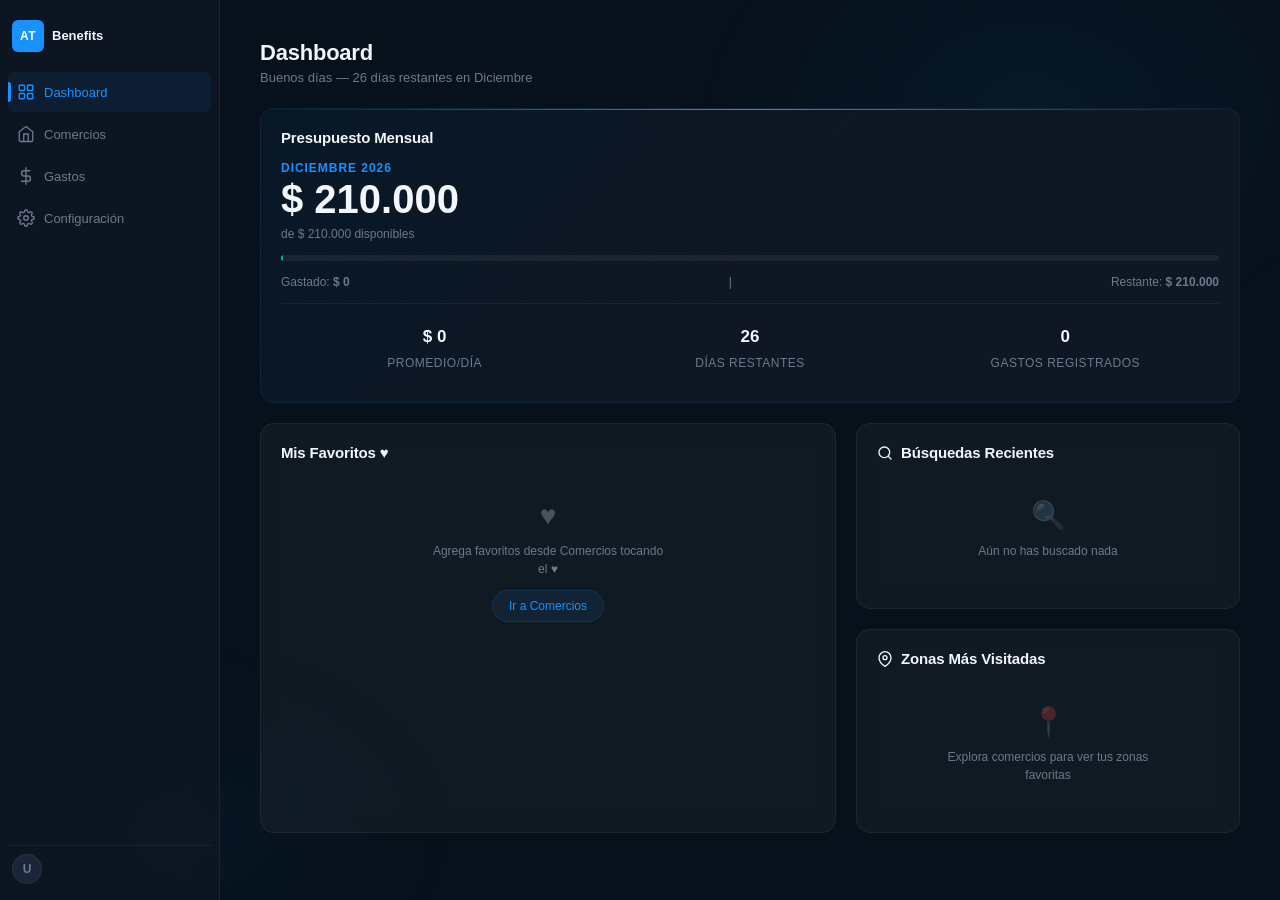
<file: index.html>
<!DOCTYPE html>
<html lang="es" data-theme="dark">
<head>
<meta charset="UTF-8">
<meta name="viewport" content="width=device-width, initial-scale=1.0">
<title>ATT Benefit Program — Dashboard</title>
<meta name="description" content="Directorio de comercios y control de gastos del programa de beneficios AT&T Argentina — EdenRed">
<meta name="theme-color" content="#07111B">
<meta name="color-scheme" content="dark light">

<!-- CSS -->
<link rel="stylesheet" href="css/variables.css?v=14">
<link rel="stylesheet" href="css/base.css?v=14">
<link rel="stylesheet" href="css/nav.css?v=11">
<link rel="stylesheet" href="css/comercios.css?v=15">
<link rel="stylesheet" href="css/dashboard.css?v=18">
<link rel="stylesheet" href="css/gastos.css?v=25">
<link rel="stylesheet" href="css/config.css?v=19">
</head>
<body>

<!-- Skip Link -->
<a href="#main-content" class="sr-only" style="position:absolute;top:-40px;left:0;background:var(--accent);color:#fff;padding:8px 16px;z-index:1000;border-radius:0 0 8px 0;transition:top .2s" onfocus="this.style.top='0'" onblur="this.style.top='-40px'">Saltar al contenido</a>

<!-- ======== TOP NAVIGATION ======== -->
<header id="top-nav" class="top-nav" role="banner"></header>

<!-- ======== MAIN CONTENT ======== -->
<main id="main-content" class="main-content">

  <!-- ======== SECTION: DASHBOARD ======== -->
  <section id="section-dashboard" class="section fade-hide" role="tabpanel" aria-label="Dashboard">
    <div class="section__inner" id="dashboard-content">
      <!-- Rendered by dashboard.js -->
    </div>
  </section>

  <!-- ======== SECTION: COMERCIOS ======== -->
  <section id="section-comercios" class="section fade-hide" role="tabpanel" aria-label="Comercios">
    <div class="section__inner" id="comercios-content">
      <!-- Rendered by comercios.js -->
    </div>
  </section>

  <!-- ======== SECTION: GASTOS ======== -->
  <section id="section-gastos" class="section fade-hide" role="tabpanel" aria-label="Gastos">
    <div class="section__inner" id="gastos-content">
      <!-- Rendered by gastos.js -->
    </div>
  </section>

  <!-- ======== SECTION: CONFIG ======== -->
  <section id="section-config" class="section fade-hide" role="tabpanel" aria-label="Configuración">
    <div class="section__inner" id="config-content">
      <!-- Rendered by config.js -->
    </div>
  </section>

</main>

<!-- Toast container -->
<div id="toast-container" class="toast-container" role="status" aria-live="polite"></div>

<!-- ======== SCRIPTS (order matters) ======== -->
<!-- Data -->
<script src="js/data.js?v=5"></script>
<!-- Utilities -->
<script src="js/utils/storage.js?v=5"></script>
<script src="js/utils/dom.js?v=5"></script>
<!-- Core -->
<script src="js/i18n.js?v=5"></script>
<script src="js/store.js?v=6"></script>
<script src="js/router.js?v=5"></script>
<!-- Components -->
<script src="js/components/nav.js?v=7"></script>
<script src="js/components/comercios.js?v=12"></script>
<script src="js/components/dashboard.js?v=9"></script>
<script src="js/components/gastos.js?v=12"></script>
<script src="js/components/config.js?v=9"></script>

<!-- ======== BOOT ======== -->
<script>
(function boot() {
  'use strict';

  // Apply persisted theme
  const settings = AppStore.get('settings') || {};
  if (settings.theme) {
    document.documentElement.dataset.theme = settings.theme;
  }
  if (settings.language && window.I18N) {
    I18N.setLanguage(settings.language);
  }

  // Render navigation
  NavComponent.render();

  // Register route enter callbacks
  AppRouter.onRouteChange((route) => {
    NavComponent.updateActive(route);
    AppStore.set('currentRoute', route);
  });

  // Initialize each section when entered
  const initialized = {};

  AppRouter.onRouteChange((route) => {
    if (!initialized[route]) {
      initialized[route] = true;
      switch (route) {
        case 'dashboard':
          if (window.DashboardComponent) DashboardComponent.init();
          break;
        case 'comercios':
          if (window.ComerciosComponent) ComerciosComponent.init();
          break;
        case 'gastos':
          if (window.GastosComponent) GastosComponent.init();
          break;
        case 'config':
          if (window.ConfigComponent) ConfigComponent.init();
          break;
      }
    } else {
      // Re-render on subsequent visits
      switch (route) {
        case 'dashboard':
          if (window.DashboardComponent) DashboardComponent.refresh();
          break;
        case 'comercios':
          if (window.ComerciosComponent) ComerciosComponent.refresh();
          break;
        case 'gastos':
          if (window.GastosComponent) GastosComponent.refresh();
          break;
      }
    }
  });

  // Initialize router (triggers first route)
  AppRouter.init();

  if (window.Storage && typeof window.Storage.isPersistent === 'function' && !window.Storage.isPersistent() && window.DOM) {
    window.DOM.toast('Modo local activo: si tu navegador bloquea el almacenamiento en archivos locales, los datos no se guardaran al cerrar la ventana.', 'warning', 5500);
  }

  // Keyboard shortcuts
  document.addEventListener('keydown', (e) => {
    // "/" to focus search (only in comercios)
    if (e.key === '/' && document.activeElement.tagName !== 'INPUT' && document.activeElement.tagName !== 'TEXTAREA') {
      if (AppRouter.getCurrentRoute() === 'comercios') {
        e.preventDefault();
        const searchInput = document.getElementById('com-search-input');
        if (searchInput) searchInput.focus();
      }
    }
    // Escape to blur and clear search
    if (e.key === 'Escape') {
      if (document.activeElement.tagName === 'INPUT') {
        document.activeElement.blur();
      }
    }
  });
})();
</script>

</body>
</html>
</file>
<file: css/variables.css>
/* ==========================================================================
   variables.css - Design Tokens & Theme System
   AT&T Benefits Dashboard — Enterprise Navy Premium
   ========================================================================== */

:root {
  /* ---------- Backgrounds & Surfaces (Navy Dark) ---------- */
  --bg: #07111B;
  --surface: #0F1724;
  --surface2: #131D2E;
  --surface3: #1A2538;

  /* ---------- Glassmorphism (subtle) ---------- */
  --glass-blur: blur(10px);
  --glass-bg: rgba(255, 255, 255, 0.04);
  --glass-border: rgba(255, 255, 255, 0.08);
  --glass-shadow: 0 4px 16px rgba(0, 0, 0, 0.3);

  /* Borders / Outlines */
  --border: rgba(255, 255, 255, 0.06);
  --border-hover: rgba(255, 255, 255, 0.12);

  /* ---------- Text & Contrast ---------- */
  --text: #F3F7FB;
  --text2: #9AA8B8;
  --text3: #6B7A8D;
  --text-muted: #6B7A8D;
  --accent-text: #ffffff;

  /* ---------- Brand Accents ---------- */
  --att-blue: #1992FF;
  --accent: #1992FF;
  --accent2: #0D6FCC;
  --accent-glow: rgba(25, 146, 255, 0.15);
  --accent-gradient: linear-gradient(135deg, #1992FF, #0D6FCC);

  --banana: #FDE047;

  /* Semantic Colors */
  --gastro: #ff6b35;
  --compras: #10b981;
  --gastro-bg: rgba(255, 107, 53, 0.10);
  --compras-bg: rgba(16, 185, 129, 0.10);
  --danger-bg: rgba(239, 68, 68, 0.08);

  /* ---------- Categorías JS (no tocar) ---------- */
  --cat0: #3b82f6; --cat1: #f97316; --cat2: #eab308;
  --cat3: #06b6d4; --cat4: #ef4444; --cat5: #8b5cf6;
  --cat6: #ec4899; --cat7: #14b8a6; --cat8: #f59e0b;
  --cat9: #6366f1; --cat10:#10b981; --cat11:#f43f5e;
  --cat12:#0ea5e9;

  /* ---------- Typography ---------- */
  --font: Inter, 'Segoe UI', Roboto, Arial, sans-serif;
  --font-display: Inter, 'Segoe UI', Roboto, Arial, sans-serif;
  --mono: 'SF Mono', 'Cascadia Code', 'Consolas', monospace;

  /* Font Sizes */
  --text-xs: 0.75rem;
  --text-sm: 0.8125rem;
  --text-base: 0.9375rem;
  --text-lg: 1.0625rem;
  --text-xl: 1.1875rem;
  --text-2xl: 1.375rem;

  /* Font Weights */
  --weight-normal: 400;
  --weight-medium: 500;
  --weight-semibold: 600;
  --weight-bold: 700;

  /* Line Heights */
  --leading-tight: 1.2;
  --leading-normal: 1.5;
  --leading-relaxed: 1.625;

  /* ---------- Layout & Spacing ---------- */
  --max-content: 1600px;
  --nav-height: 56px;
  --z-nav: 50;
  --danger: #ef4444;
  --gap-xs: 4px;
  --gap-sm: 8px;
  --gap: 12px;
  --gap-md: 20px;
  --gap-lg: 28px;
  --gap-xl: 40px;

  /* Radius */
  --radius-xs: 4px;
  --radius-sm: 6px;
  --radius: 10px;
  --radius-lg: 14px;
  --radius-xl: 20px;
  --radius-full: 9999px;

  /* Shadows — simplified, single-layer */
  --shadow-sm: 0 1px 4px rgba(0,0,0,0.2);
  --shadow: 0 2px 10px rgba(0,0,0,0.25);
  --shadow-md: 0 4px 16px rgba(0,0,0,0.3);
  --shadow-lg: 0 8px 24px rgba(0,0,0,0.35);
  --shadow-accent: 0 0 16px rgba(25,146,255,0.15);

  /* Glass — refined */
  --glass-bg-hover: rgba(255, 255, 255, 0.07);
  --glass-border-accent: rgba(25, 146, 255, 0.25);
  --glass-glow: 0 0 16px rgba(25,146,255,0.08);
  --inner-glow: inset 0 1px 0 rgba(255,255,255,0.05);

  /* ---------- Animations & Transitions ---------- */
  --transition-fast: 120ms ease;
  --transition: 200ms cubic-bezier(0.16, 1, 0.3, 1);
  --transition-slow: 350ms cubic-bezier(0.16, 1, 0.3, 1);
  --duration: 200ms;
  --duration-slow: 350ms;
  --ease: cubic-bezier(0.16, 1, 0.3, 1);
  --ease-out: cubic-bezier(0, 0, 0.2, 1);
  --shadow-glow: 0 0 12px rgba(25, 146, 255, 0.12);

  /* ---------- Scrollbar ---------- */
  --scrollbar-w: 5px;
  --scrollbar-track: transparent;
  --scrollbar-thumb: var(--border);
  --scrollbar-thumb-hover: var(--border-hover);

  /* ---------- Sidebar Nav ---------- */
  --nav-width: 220px;
  --nav-width-sm: 64px;
}

/* ── Light Theme Overrides ──────────────────────────────────────── */
[data-theme="light"] {
  /* Backgrounds — fondo gris azulado medio, no blanco puro */
  --bg: #e8edf4;
  --surface: #ffffff;
  --surface2: #f2f5f9;
  --surface3: #e2e7ef;

  /* Glass — cards sólidas blancas con bordes visibles */
  --glass-bg: rgba(255, 255, 255, 0.98);
  --glass-border: rgba(0, 0, 0, 0.10);
  --glass-shadow: 0 2px 12px rgba(0, 0, 0, 0.10);

  /* Borders — suficiente contraste para separar elementos */
  --border: rgba(0, 0, 0, 0.11);
  --border-hover: rgba(0, 0, 0, 0.22);

  /* Text — máximo contraste */
  --text: #0a1220;
  --text2: #2d3d52;
  --text3: #6b7a8d;
  --text-muted: #5a6a7d;
  --accent-text: #ffffff;

  /* Semantic chips con más saturación en light */
  --gastro-bg: rgba(255, 107, 53, 0.12);
  --compras-bg: rgba(16, 185, 129, 0.12);
  --danger-bg: rgba(239, 68, 68, 0.08);

  /* Scrollbar */
  --scrollbar-thumb: rgba(0, 0, 0, 0.18);
  --scrollbar-thumb-hover: rgba(0, 0, 0, 0.30);

  /* Shadows — más pronunciadas en light para dar profundidad */
  --shadow-sm: 0 1px 4px rgba(0,0,0,0.09), 0 0 0 1px rgba(0,0,0,0.04);
  --shadow: 0 2px 12px rgba(0,0,0,0.10), 0 0 0 1px rgba(0,0,0,0.04);
  --shadow-md: 0 4px 20px rgba(0,0,0,0.12), 0 0 0 1px rgba(0,0,0,0.05);
  --shadow-lg: 0 8px 32px rgba(0,0,0,0.14), 0 0 0 1px rgba(0,0,0,0.05);
  --shadow-accent: 0 0 16px rgba(25,146,255,0.20);

  /* Glow reducido en light */
  --accent-glow: rgba(25, 146, 255, 0.12);
  --glass-glow: 0 0 12px rgba(25,146,255,0.06);

  /* Active/selected states — más visibles en light */
  --glass-bg-hover: rgba(25, 146, 255, 0.08);
  --glass-border-accent: rgba(25, 146, 255, 0.35);
}
</file>
<file: css/base.css>
/* ==========================================================================
   base.css - Reset, Typography, Utilities & Global Components
   AT&T Benefits Dashboard — Enterprise Navy
   ========================================================================== */

/* ---------- Reset & Box Model ---------- */
*,
*::before,
*::after {
  box-sizing: border-box;
  margin: 0;
  padding: 0;
}

html {
  -webkit-text-size-adjust: 100%;
  -moz-text-size-adjust: 100%;
  text-size-adjust: 100%;
  scroll-behavior: smooth;
  -webkit-font-smoothing: antialiased;
  -moz-osx-font-smoothing: grayscale;
}

body {
  font-family: var(--font);
  font-size: var(--text-base);
  line-height: var(--leading-normal);
  color: var(--text);
  background: var(--bg);
  min-height: 100vh;
  overflow-x: hidden;
  transition: background-color var(--transition-slow), color var(--transition-slow);
  position: relative;
}

/* Subtle ambient depth — navy tone, not aggressive */
body::before {
  content: '';
  position: fixed;
  top: -15%;
  right: -8%;
  width: 55vw;
  height: 55vh;
  background: radial-gradient(ellipse at center, rgba(25,146,255,0.06) 0%, transparent 68%);
  pointer-events: none;
  z-index: 0;
}

body::after {
  content: '';
  position: fixed;
  bottom: -15%;
  left: -8%;
  width: 45vw;
  height: 45vh;
  background: radial-gradient(ellipse at center, rgba(13,111,204,0.04) 0%, transparent 68%);
  pointer-events: none;
  z-index: 0;
}

[data-theme="light"] body::before { background: radial-gradient(ellipse at center, rgba(25,146,255,0.03) 0%, transparent 68%); }
[data-theme="light"] body::after  { background: none; }

img,
svg,
video,
canvas {
  display: block;
  max-width: 100%;
  height: auto;
}

a {
  color: var(--accent);
  text-decoration: none;
  transition: color var(--transition);
}

a:hover {
  color: var(--accent2);
}

button,
input,
select,
textarea {
  font: inherit;
  color: inherit;
  border: none;
  outline: none;
  background: none;
}

button {
  cursor: pointer;
  -webkit-tap-highlight-color: transparent;
  transition: all var(--transition);
}

ul,
ol {
  list-style: none;
}

::selection {
  background: var(--accent);
  color: #fff;
}

/* ---------- Scrollbar Styling ---------- */
::-webkit-scrollbar {
  width: var(--scrollbar-w);
  height: var(--scrollbar-w);
}

::-webkit-scrollbar-track {
  background: var(--scrollbar-track);
}

::-webkit-scrollbar-thumb {
  background: var(--scrollbar-thumb);
  border-radius: var(--radius-full);
  transition: background var(--transition);
}

::-webkit-scrollbar-thumb:hover {
  background: var(--scrollbar-thumb-hover);
}

* {
  scrollbar-width: thin;
  scrollbar-color: var(--scrollbar-thumb) var(--scrollbar-track);
}

/* ---------- Typography Hierarchy ---------- */
h1, h2, h3, h4, h5, h6 {
  font-family: var(--font-display);
  font-weight: var(--weight-semibold);
  line-height: var(--leading-tight);
  color: var(--text);
  letter-spacing: -0.01em;
}

h1 { font-size: var(--text-2xl); }
h2 { font-size: var(--text-xl); }
h3 { font-size: var(--text-lg); }
h4 { font-size: var(--text-base); }

p {
  color: var(--text-muted);
  line-height: var(--leading-normal);
}

small {
  font-size: var(--text-xs);
  color: var(--text-muted);
  opacity: 0.8;
}

/* ---------- Glassmorphism & Cards ---------- */
.glass-panel {
  background: var(--glass-bg);
  backdrop-filter: var(--glass-blur);
  -webkit-backdrop-filter: var(--glass-blur);
  border: 1px solid var(--glass-border);
  box-shadow: var(--glass-shadow);
  border-radius: var(--radius-lg);
}

/* ---------- Layout Utilities ---------- */
.main-content {
  position: relative;
  display: flex;
  flex-direction: column;
  flex: 1;
  min-width: 0;
  min-height: 100vh;
  padding-left: var(--nav-width);
  padding-top: var(--gap-md);
  padding-bottom: var(--gap-xl);
}

.container, .section__inner {
  width: 100%;
  max-width: var(--max-content);
  margin: 0 auto;
  padding: var(--gap-md) var(--gap-xl);
}

.flex { display: flex; }
.flex-col { flex-direction: column; }
.flex-wrap { flex-wrap: wrap; }
.items-center { align-items: center; }
.justify-center { justify-content: center; }
.justify-between { justify-content: space-between; }
.gap-xs { gap: var(--gap-xs); }
.gap-sm { gap: var(--gap-sm); }
.gap { gap: var(--gap); }
.gap-md { gap: var(--gap-md); }
.gap-lg { gap: var(--gap-lg); }
.gap-xl { gap: var(--gap-xl); }

/* ---------- Utility Classes ---------- */
.truncate {
  overflow: hidden;
  text-overflow: ellipsis;
  white-space: nowrap;
}

.line-clamp-2 {
  display: -webkit-box;
  -webkit-line-clamp: 2;
  line-clamp: 2;
  -webkit-box-orient: vertical;
  overflow: hidden;
}

.hidden {
  display: none !important;
}

.sr-only {
  position: absolute;
  width: 1px;
  height: 1px;
  padding: 0;
  margin: -1px;
  overflow: hidden;
  clip: rect(0, 0, 0, 0);
  white-space: nowrap;
  border: 0;
}

/* Smooth section transitions */
.fade-hide {
  opacity: 0;
  pointer-events: none;
  visibility: hidden;
  position: absolute;
  top: 0;
  left: 0;
  width: 100%;
  transition: opacity var(--duration) var(--ease), visibility 0s linear var(--duration);
}

.fade-show {
  opacity: 1;
  pointer-events: auto;
  visibility: visible;
  position: relative;
  animation: routeEnter var(--duration) var(--ease) both;
}

@keyframes routeEnter {
  from { opacity: 0; transform: translateY(5px); }
  to   { opacity: 1; transform: translateY(0); }
}

/* ---------- Buttons ---------- */
.btn-primary {
  background: var(--accent);
  color: #fff;
  padding: 10px 20px;
  border-radius: var(--radius-sm);
  font-weight: var(--weight-semibold);
  font-size: var(--text-sm);
  transition: all var(--transition);
}

.btn-primary:hover {
  background: var(--accent2);
  box-shadow: var(--shadow-accent);
}

/* ---------- Focus Styles ---------- */
:focus-visible {
  outline: 2px solid var(--accent);
  outline-offset: 2px;
  border-radius: var(--radius-xs);
}

:focus:not(:focus-visible) {
  outline: none;
}

/* ---------- Tablet sidebar (icon-only) ---------- */
@media (max-width: 768px) {
  .main-content {
    padding-left: var(--nav-width-sm);
  }
}

/* ---------- Mobile: bottom nav — no left padding ---------- */
@media (max-width: 480px) {
  .main-content {
    padding-left: 0;
    padding-top: var(--gap-md);
    padding-bottom: 80px;
  }

  .section__inner {
    padding: var(--gap-md) var(--gap-sm);
  }
}

/* ---------- Animations ---------- */
.fade-in {
  animation: fadeIn var(--duration-slow) var(--ease) both;
}

@keyframes fadeIn {
  from {
    opacity: 0;
    transform: translateY(6px);
  }
  to {
    opacity: 1;
    transform: translateY(0);
  }
}
</file>
<file: css/nav.css>
/* ==========================================================================
   nav.css — Sidebar Navigation
   AT&T Benefits Dashboard
   Desktop: fixed left sidebar | Mobile (≤480px): bottom nav bar
   ========================================================================== */

/* ── Base Sidebar (Desktop ≥481px) ───────────────────────────────────────── */

.nav {
  position: fixed;
  top: 0;
  left: 0;
  bottom: 0;
  width: var(--nav-width);
  background: var(--surface);
  border-right: 1px solid var(--border);
  z-index: var(--z-nav);
  display: flex;
  flex-direction: column;
  align-items: stretch;
  padding: var(--gap-md) var(--gap-sm) var(--gap-sm);
  transition: background-color var(--transition-slow), border-color var(--transition-slow);
  overflow: hidden;
}

@supports (backdrop-filter: blur(10px)) {
  .nav {
    background: color-mix(in srgb, var(--surface) 90%, transparent);
    backdrop-filter: blur(10px);
    -webkit-backdrop-filter: blur(10px);
  }
}


/* ── Brand / Logo ────────────────────────────────────────────────────────── */

.nav__brand {
  display: flex;
  align-items: center;
  gap: var(--gap-sm);
  padding: 0 var(--gap-xs);
  margin-bottom: var(--gap-md);
  flex-shrink: 0;
}

.nav__logo {
  width: 32px;
  height: 32px;
  border-radius: var(--radius-sm);
  background: var(--accent);
  color: #fff;
  display: flex;
  align-items: center;
  justify-content: center;
  font-weight: var(--weight-bold);
  font-size: var(--text-xs);
  letter-spacing: 0.5px;
  line-height: 1;
  user-select: none;
  flex-shrink: 0;
}

.nav__title {
  font-size: var(--text-sm);
  font-weight: var(--weight-semibold);
  color: var(--text);
  white-space: nowrap;
  overflow: hidden;
  text-overflow: ellipsis;
}


/* ── Nav Items (vertical list) ───────────────────────────────────────────── */

.nav__items {
  display: flex;
  flex-direction: column;
  gap: 2px;
  flex: 1;
}

.nav__item {
  display: flex;
  flex-direction: row;
  align-items: center;
  gap: var(--gap-sm);
  padding: 10px var(--gap-sm);
  border-radius: var(--radius-sm);
  color: var(--text3);
  position: relative;
  transition: color var(--transition), background-color var(--transition);
  text-decoration: none;
  user-select: none;
  -webkit-tap-highlight-color: transparent;
  white-space: nowrap;
  overflow: hidden;
}

.nav__item:hover {
  color: var(--text2);
  background: rgba(255, 255, 255, 0.04);
}

/* Icon */
.nav__item-icon {
  width: 20px;
  height: 20px;
  display: flex;
  align-items: center;
  justify-content: center;
  flex-shrink: 0;
}

.nav__item-icon svg {
  width: 18px;
  height: 18px;
  stroke: currentColor;
  fill: none;
  stroke-width: 1.8;
}

/* Label */
.nav__item-label {
  font-size: var(--text-sm);
  font-weight: var(--weight-medium);
  line-height: 1;
}

/* Active state */
.nav__item.active {
  color: var(--accent);
  background: rgba(25, 146, 255, 0.08);
}

/* Active left indicator */
.nav__item.active::before {
  content: '';
  position: absolute;
  left: 0;
  top: 50%;
  transform: translateY(-50%);
  width: 3px;
  height: 20px;
  background: var(--accent);
  border-radius: 0 var(--radius-full) var(--radius-full) 0;
}

/* Badge / notification dot */
.nav__item-badge {
  position: absolute;
  top: 8px;
  right: 8px;
  width: 7px;
  height: 7px;
  background: var(--danger);
  border-radius: 50%;
  border: 2px solid var(--surface);
}


/* ── Actions (avatar at bottom) ──────────────────────────────────────────── */

.nav__actions {
  display: flex;
  align-items: center;
  padding: var(--gap-sm) var(--gap-xs);
  border-top: 1px solid var(--border);
  margin-top: var(--gap-sm);
  flex-shrink: 0;
}

.nav__avatar {
  width: 30px;
  height: 30px;
  border-radius: 50%;
  background: var(--surface3);
  border: 1px solid var(--border);
  display: flex;
  align-items: center;
  justify-content: center;
  color: var(--text3);
  font-size: var(--text-xs);
  font-weight: var(--weight-semibold);
  cursor: pointer;
  transition: border-color var(--transition);
  overflow: hidden;
  flex-shrink: 0;
}

.nav__avatar:hover {
  border-color: var(--accent);
}

.nav__avatar img {
  width: 100%;
  height: 100%;
  object-fit: cover;
}


/* ── Tablet sidebar (481–768px): icon-only ───────────────────────────────── */

@media (max-width: 768px) {
  .nav {
    width: var(--nav-width-sm);
    padding: var(--gap-md) var(--gap-xs) var(--gap-xs);
  }

  .nav__title {
    display: none;
  }

  .nav__brand {
    justify-content: center;
    padding: 0;
    margin-bottom: var(--gap-md);
  }

  .nav__item {
    justify-content: center;
    padding: 10px 0;
  }

  .nav__item-label {
    display: none;
  }

  .nav__item.active::before {
    left: 0;
    height: 16px;
  }

  .nav__actions {
    justify-content: center;
    padding: var(--gap-sm) 0;
  }
}


/* ── Mobile bottom nav (≤480px) ──────────────────────────────────────────── */

@media (max-width: 480px) {
  .nav {
    /* Switch to bottom bar */
    top: auto;
    bottom: 0;
    left: 0;
    right: 0;
    width: 100%;
    height: auto;
    flex-direction: row;
    align-items: stretch;
    padding: 6px 0 env(safe-area-inset-bottom, 6px);
    border-right: none;
    border-top: 1px solid var(--border);
    border-radius: var(--radius-lg) var(--radius-lg) 0 0;
    background: color-mix(in srgb, var(--surface) 92%, transparent);
    backdrop-filter: blur(12px);
    -webkit-backdrop-filter: blur(12px);
    box-shadow: 0 -2px 12px rgba(0, 0, 0, 0.25);
    justify-content: center;
  }

  .nav__brand,
  .nav__actions {
    display: none;
  }

  .nav__items {
    flex-direction: row;
    justify-content: space-around;
    align-items: stretch;
    width: 100%;
    gap: 0;
  }

  .nav__item {
    flex: 1;
    flex-direction: column;
    align-items: center;
    justify-content: center;
    gap: 3px;
    padding: 6px 4px;
    min-height: 44px;
    border-radius: var(--radius-sm);
  }

  .nav__item-label {
    display: block;
    font-size: 10px;
    font-weight: var(--weight-medium);
    line-height: 1;
  }

  .nav__item-icon {
    width: 20px;
    height: 20px;
  }

  .nav__item-icon svg {
    width: 20px;
    height: 20px;
  }

  .nav__item.active {
    background: rgba(25, 146, 255, 0.08);
    border-radius: var(--radius-sm);
  }

  /* Replace left bar with top bar on mobile nav */
  .nav__item.active::before {
    left: 50%;
    top: 0;
    transform: translateX(-50%);
    width: 24px;
    height: 2px;
    border-radius: 0 0 var(--radius-full) var(--radius-full);
  }
}

/* ── Light Theme: nav item active más visible ─────────────────────────── */

[data-theme="light"] .nav__item.active {
  background: rgba(25, 146, 255, 0.10);
  border-color: rgba(25, 146, 255, 0.20);
}
</file>
<file: css/comercios.css>
/* ==========================================================================
   comercios.css — Commerce Explorer Section
   AT&T Benefits Dashboard — Enterprise Navy
   Architecture: Header → SearchBar → FilterBar → ActiveChips → Table → Pagination
   ========================================================================== */

/* ── Header ─────────────────────────────────────────────────────────────── */

.com-hdr {
  display: flex;
  align-items: flex-start;
  justify-content: space-between;
  gap: var(--gap);
  margin-bottom: var(--gap-md);
  flex-wrap: wrap;
}

.com-hdr__text {
  display: flex;
  flex-direction: column;
  gap: 2px;
}

.com-hdr__title {
  font-size: var(--text-2xl);
  font-weight: var(--weight-semibold);
  color: var(--text);
  line-height: var(--leading-tight);
  letter-spacing: -0.01em;
}

.com-hdr__sub {
  font-size: var(--text-sm);
  color: var(--text-muted);
  line-height: var(--leading-normal);
}

.com-hdr__stats {
  display: flex;
  align-items: center;
  gap: var(--gap-sm);
  font-size: var(--text-xs);
  color: var(--text-muted);
  flex-shrink: 0;
  padding-top: 4px;
}

.com-hdr__stat strong {
  color: var(--text);
  font-weight: var(--weight-semibold);
  font-variant-numeric: tabular-nums;
}

.com-hdr__sep {
  color: var(--text3);
  user-select: none;
}

/* ── Search Bar ──────────────────────────────────────────────────────────── */

.com-searchbar {
  margin-bottom: var(--gap-md);
}

.com-searchbar__wrap {
  position: relative;
}

.com-searchbar__icon {
  position: absolute;
  left: 14px;
  top: 50%;
  transform: translateY(-50%);
  color: var(--text3);
  pointer-events: none;
  flex-shrink: 0;
}

.com-searchbar__input {
  width: 100%;
  height: 44px;
  padding: 0 44px;
  background: var(--surface2);
  border: 1px solid var(--border);
  border-radius: var(--radius);
  font-size: var(--text-sm);
  color: var(--text);
  transition: border-color var(--transition), box-shadow var(--transition);
}

.com-searchbar__input::placeholder {
  color: var(--text3);
}

.com-searchbar__input:hover {
  border-color: var(--border-hover);
}

.com-searchbar__input:focus {
  outline: none;
  border-color: var(--accent);
  box-shadow: 0 0 0 3px rgba(25, 146, 255, 0.12);
}

.com-searchbar__clear {
  position: absolute;
  right: 10px;
  top: 50%;
  transform: translateY(-50%);
  width: 28px;
  height: 28px;
  display: flex;
  align-items: center;
  justify-content: center;
  border: none;
  background: transparent;
  border-radius: var(--radius-xs);
  color: var(--text3);
  cursor: pointer;
  font-size: 18px;
  line-height: 1;
  transition: color var(--transition-fast);
}

.com-searchbar__clear:hover {
  color: var(--text);
}

/* ── Filter Bar ──────────────────────────────────────────────────────────── */

.com-filterbar {
  display: flex;
  align-items: center;
  justify-content: space-between;
  gap: var(--gap);
  margin-bottom: var(--gap-sm);
  padding-bottom: var(--gap-sm);
  border-bottom: 1px solid var(--border);
  flex-wrap: wrap;
}

/* Rubro Tabs */

.com-rubro-tabs {
  display: flex;
  align-items: center;
  gap: 2px;
  flex-shrink: 0;
}

.com-rubro-tab {
  height: 32px;
  padding: 0 12px;
  border-radius: var(--radius-full);
  font-size: var(--text-sm);
  font-weight: var(--weight-medium);
  color: var(--text-muted);
  background: transparent;
  border: 1px solid transparent;
  cursor: pointer;
  white-space: nowrap;
  transition: all var(--transition-fast);
}

.com-rubro-tab:hover {
  color: var(--text);
  border-color: var(--border);
}

.com-rubro-tab--active {
  color: #fff;
  background: var(--accent);
  border-color: var(--accent);
}

.com-rubro-tab--active:hover {
  background: var(--accent2);
  border-color: var(--accent2);
}

/* Filter Bar Right (dropdowns) */

.com-filterbar__right {
  display: flex;
  align-items: center;
  gap: var(--gap-sm);
  flex-wrap: wrap;
}

.com-filterbar__clear {
  font-size: var(--text-xs);
  color: var(--text-muted);
  background: transparent;
  border: none;
  cursor: pointer;
  padding: 4px 6px;
  border-radius: var(--radius-xs);
  transition: color var(--transition-fast);
  white-space: nowrap;
}

.com-filterbar__clear:hover {
  color: var(--danger);
}

/* ── Dropdowns ───────────────────────────────────────────────────────────── */

.com-dd {
  position: relative;
}

.com-dd__trigger {
  height: 32px;
  padding: 0 10px;
  display: flex;
  align-items: center;
  gap: 5px;
  background: var(--surface2);
  border: 1px solid var(--border);
  border-radius: var(--radius-sm);
  font-size: var(--text-sm);
  font-weight: var(--weight-medium);
  color: var(--text-muted);
  cursor: pointer;
  white-space: nowrap;
  transition: all var(--transition-fast);
}

.com-dd__trigger:hover {
  border-color: var(--border-hover);
  color: var(--text);
}

.com-dd__trigger--on {
  color: var(--accent);
  border-color: rgba(25, 146, 255, 0.3);
}

.com-dd--open .com-dd__trigger {
  border-color: var(--accent);
  color: var(--text);
}

.com-dd__arrow {
  color: var(--text3);
  flex-shrink: 0;
  transition: transform var(--transition-fast);
}

.com-dd--open .com-dd__arrow {
  transform: rotate(180deg);
}

.com-dd__panel {
  position: absolute;
  top: calc(100% + 4px);
  right: 0;
  min-width: 220px;
  background: var(--surface2);
  border: 1px solid var(--border);
  border-radius: var(--radius);
  box-shadow: var(--shadow-md);
  z-index: 20;
  animation: ddFadeIn 120ms var(--ease) both;
}

.com-dd__panel--sm {
  min-width: 150px;
}

@keyframes ddFadeIn {
  from { opacity: 0; transform: translateY(-4px); }
  to   { opacity: 1; transform: translateY(0); }
}

.com-dd__search-row {
  padding: 8px;
  border-bottom: 1px solid var(--border);
}

.com-dd__search {
  width: 100%;
  height: 30px;
  padding: 0 10px;
  background: var(--surface3);
  border: 1px solid var(--border);
  border-radius: var(--radius-sm);
  font-size: var(--text-xs);
  color: var(--text);
  transition: border-color var(--transition-fast);
}

.com-dd__search::placeholder {
  color: var(--text3);
}

.com-dd__search:focus {
  outline: none;
  border-color: var(--accent);
}

.com-dd__list {
  max-height: 200px;
  overflow-y: auto;
  padding: 4px;
  scrollbar-width: thin;
  scrollbar-color: var(--border) transparent;
}

.com-dd__item {
  width: 100%;
  display: flex;
  align-items: center;
  gap: 8px;
  padding: 7px 10px;
  border-radius: var(--radius-xs);
  font-size: var(--text-sm);
  color: var(--text-muted);
  background: transparent;
  border: none;
  cursor: pointer;
  text-align: left;
  transition: all var(--transition-fast);
}

.com-dd__item:hover {
  background: rgba(25, 146, 255, 0.08);
  color: var(--text);
}

.com-dd__item--active {
  color: var(--accent);
  background: rgba(25, 146, 255, 0.06);
}

.com-dd__item--reset {
  color: var(--text3);
  font-style: italic;
  border-bottom: 1px solid var(--border);
  margin-bottom: 2px;
  border-radius: 0;
}

.com-dd__item--dim {
  opacity: 0.4;
}

.com-dd__item-name {
  flex: 1;
  min-width: 0;
  overflow: hidden;
  text-overflow: ellipsis;
  white-space: nowrap;
}

.com-dd__item-badge {
  font-size: var(--text-xs);
  color: var(--text3);
  font-variant-numeric: tabular-nums;
  flex-shrink: 0;
}

.com-dd__item-icon {
  font-size: 13px;
  flex-shrink: 0;
  line-height: 1;
}

/* ── Active Filter Chips ─────────────────────────────────────────────────── */

.com-active-filters {
  display: flex;
  flex-wrap: wrap;
  gap: 6px;
  margin-bottom: var(--gap-sm);
}

.com-chip {
  display: inline-flex;
  align-items: center;
  gap: 4px;
  padding: 4px 10px;
  background: rgba(25, 146, 255, 0.08);
  border: 1px solid rgba(25, 146, 255, 0.18);
  border-radius: var(--radius-full);
  font-size: var(--text-sm);
  font-weight: var(--weight-medium);
  color: var(--text);
  cursor: pointer;
  transition: all var(--transition-fast);
}

.com-chip:hover {
  background: rgba(25, 146, 255, 0.14);
}

.com-chip__x {
  color: var(--text3);
  font-size: 0.7rem;
  line-height: 1;
}

/* ── Results Bar ─────────────────────────────────────────────────────────── */

.com-results-bar {
  display: flex;
  align-items: center;
  justify-content: space-between;
  gap: 10px;
  margin-bottom: var(--gap-sm);
  font-size: var(--text-sm);
  color: var(--text-muted);
  flex-wrap: wrap;
}

.com-results-bar__summary {
  display: flex;
  align-items: center;
  gap: 6px;
  flex-wrap: wrap;
}

.com-results-bar__count strong {
  color: var(--text);
  font-weight: var(--weight-semibold);
  font-variant-numeric: tabular-nums;
}

.com-results-bar__order {
  color: var(--text3);
}

.com-results-bar__page-size {
  display: inline-flex;
  align-items: center;
  gap: 8px;
  font-size: var(--text-xs);
  color: var(--text3);
}

.com-results-bar__select {
  min-width: 72px;
  height: 32px;
  padding: 0 10px;
  background: var(--surface2);
  border: 1px solid var(--border);
  border-radius: var(--radius-sm);
  color: var(--text);
  font-size: var(--text-sm);
}

.com-results-bar__select:focus {
  outline: none;
  border-color: var(--accent);
  box-shadow: 0 0 0 3px rgba(25, 146, 255, 0.12);
}

/* ── Table ───────────────────────────────────────────────────────────────── */

.com-table {
  display: flex;
  flex-direction: column;
  gap: 2px;
}

.com-table__head {
  display: grid;
  grid-template-columns: 36px minmax(160px, 1.8fr) minmax(120px, 0.9fr) minmax(180px, 1.2fr) minmax(140px, 1fr) 80px;
  align-items: center;
  gap: var(--gap-sm);
  padding: 0 8px;
  margin-bottom: 4px;
}

.com-table__th {
  font-size: var(--text-xs);
  font-weight: var(--weight-semibold);
  color: var(--text3);
  text-transform: uppercase;
  letter-spacing: 0.06em;
}

.com-table__th--icon {
  /* icon column header — empty but reserves space */
}

.com-table__th--loc {
  /* location column */
}

.com-table__th--address {
  /* address column */
}

.com-table__th--cat {
  /* category column */
}

.com-table__th--actions {
  text-align: right;
}

/* ── Rows ────────────────────────────────────────────────────────────────── */

.com-row {
  display: grid;
  grid-template-columns: 36px minmax(160px, 1.8fr) minmax(120px, 0.9fr) minmax(180px, 1.2fr) minmax(140px, 1fr) 80px;
  align-items: center;
  gap: var(--gap-sm);
  padding: 8px;
  border-radius: var(--radius-sm);
  border: 1px solid transparent;
  transition: background var(--transition-fast), border-color var(--transition-fast);
}

.com-row:hover {
  background: rgba(25, 146, 255, 0.04);
  border-color: rgba(25, 146, 255, 0.08);
}

.com-row--fav {
  border-left: 2px solid rgba(239, 68, 68, 0.5);
}

.com-row__icon {
  width: 32px;
  height: 32px;
  border-radius: var(--radius-xs);
  display: flex;
  align-items: center;
  justify-content: center;
  font-size: 14px;
  flex-shrink: 0;
  line-height: 1;
}

.com-row__main {
  flex: 1;
  min-width: 0;
}

.com-row__name {
  font-size: var(--text-sm);
  font-weight: var(--weight-medium);
  color: var(--text);
  overflow: hidden;
  text-overflow: ellipsis;
  white-space: nowrap;
  line-height: var(--leading-tight);
}

/* Mobile-only meta line (location + rubro inline under name) */
.com-row__meta-mobile {
  display: none;
  align-items: center;
  gap: 4px;
  margin-top: 2px;
  font-size: var(--text-xs);
  color: var(--text-muted);
  overflow: hidden;
}

.com-row__meta-mobile svg {
  flex-shrink: 0;
  opacity: 0.5;
}

.com-row__address-mobile {
  display: none;
  margin-top: 3px;
  font-size: var(--text-xs);
  color: var(--text3);
  overflow: hidden;
  text-overflow: ellipsis;
  white-space: nowrap;
}

/* Location column (desktop) */
.com-row__loc {
  display: flex;
  align-items: center;
  gap: 4px;
  font-size: var(--text-sm);
  color: var(--text2);
  min-width: 0;
  overflow: hidden;
  text-overflow: ellipsis;
  white-space: nowrap;
}

.com-row__loc svg {
  flex-shrink: 0;
  opacity: 0.5;
}

.com-row__loc span {
  overflow: hidden;
  text-overflow: ellipsis;
  white-space: nowrap;
}

.com-row__address {
  position: relative;
  min-width: 0;
  font-size: var(--text-sm);
  color: var(--text2);
}

.com-row__address-preview {
  display: block;
  overflow: hidden;
  text-overflow: ellipsis;
  white-space: nowrap;
}

.com-row__address--empty {
  color: var(--text3);
  font-style: italic;
}

.com-row__address--has-value {
  cursor: help;
}

.com-row__address--has-value:focus {
  outline: none;
}

.com-row__address--has-value:hover::after,
.com-row__address--has-value:focus::after {
  content: attr(data-full-address);
  position: absolute;
  left: 0;
  bottom: calc(100% + 8px);
  max-width: 280px;
  padding: 8px 10px;
  border-radius: var(--radius-sm);
  background: rgba(7, 17, 27, 0.96);
  border: 1px solid rgba(255, 255, 255, 0.08);
  color: #fff;
  font-size: var(--text-xs);
  line-height: 1.45;
  white-space: normal;
  box-shadow: var(--shadow-md);
  z-index: 8;
}

/* Rubro inline pill (meta line) */
.com-row__rubro {
  display: inline-flex;
  align-items: center;
  padding: 1px 6px;
  border-radius: var(--radius-full);
  font-size: var(--text-xs);
  font-weight: var(--weight-semibold);
  text-transform: uppercase;
  letter-spacing: 0.04em;
  line-height: 1.4;
  flex-shrink: 0;
}

.com-row__rubro--0 {
  color: var(--gastro);
  background: var(--gastro-bg);
}

.com-row__rubro--1 {
  color: var(--compras);
  background: var(--compras-bg);
}

/* Category column */
.com-row__cat {
  display: flex;
  flex-direction: column;
  gap: 2px;
  min-width: 0;
}

/* Rubro badge (category column) — same pill style */
.com-row__rubro-badge {
  display: inline-flex;
  align-items: center;
  padding: 1px 6px;
  border-radius: var(--radius-full);
  font-size: 0.6rem;
  font-weight: var(--weight-semibold);
  text-transform: uppercase;
  letter-spacing: 0.04em;
  line-height: 1.4;
  width: fit-content;
}

.com-row__rubro-badge--0 {
  color: var(--gastro);
  background: var(--gastro-bg);
}

.com-row__rubro-badge--1 {
  color: var(--compras);
  background: var(--compras-bg);
}

.com-row__cat-name {
  font-size: var(--text-xs);
  color: var(--text-muted);
  overflow: hidden;
  text-overflow: ellipsis;
  white-space: nowrap;
}

/* Actions column */
.com-row__actions {
  display: flex;
  align-items: center;
  justify-content: flex-end;
  gap: 4px;
}

.com-row__fav {
  width: 26px;
  height: 26px;
  display: flex;
  align-items: center;
  justify-content: center;
  border: none;
  background: transparent;
  border-radius: 50%;
  color: var(--text3);
  cursor: pointer;
  font-size: 14px;
  line-height: 1;
  transition: color var(--transition-fast);
}

.com-row__fav:hover {
  color: #ef4444;
}

.com-row__fav--on {
  color: #ef4444;
}

.com-row__map {
  display: inline-flex;
  align-items: center;
  justify-content: center;
  padding: 4px 8px;
  background: rgba(25, 146, 255, 0.06);
  border-radius: var(--radius-full);
  color: var(--accent);
  text-decoration: none;
  transition: all var(--transition-fast);
}

.com-row__map:hover {
  background: var(--accent);
  color: #fff;
}

/* ── Pagination ──────────────────────────────────────────────────────────── */

.com-pager {
  display: flex;
  align-items: center;
  justify-content: space-between;
  gap: var(--gap);
  margin-top: var(--gap);
  padding-top: var(--gap-sm);
  border-top: 1px solid var(--border);
  flex-wrap: wrap;
}

.com-pager__info {
  font-size: var(--text-sm);
  color: var(--text3);
  font-variant-numeric: tabular-nums;
  white-space: nowrap;
}

.com-pager__btns {
  display: flex;
  align-items: center;
  gap: 2px;
}

.com-pager__btn {
  min-width: 30px;
  height: 30px;
  display: flex;
  align-items: center;
  justify-content: center;
  border-radius: var(--radius-xs);
  font-size: var(--text-sm);
  font-weight: var(--weight-medium);
  color: var(--text-muted);
  background: transparent;
  border: 1px solid var(--border);
  cursor: pointer;
  transition: all var(--transition-fast);
}

.com-pager__btn:hover {
  color: var(--text);
  border-color: var(--border-hover);
}

.com-pager__btn--active {
  color: #fff;
  background: var(--accent);
  border-color: var(--accent);
}

.com-pager__btn:disabled {
  opacity: 0.3;
  pointer-events: none;
}

.com-pager__ellipsis {
  font-size: var(--text-xs);
  color: var(--text3);
  padding: 0 4px;
  user-select: none;
}

/* ── Empty State ─────────────────────────────────────────────────────────── */

.com-empty {
  display: flex;
  flex-direction: column;
  align-items: center;
  justify-content: center;
  padding: var(--gap-lg) var(--gap-md);
  text-align: center;
  min-height: 120px;
}

.com-empty__icon {
  font-size: 28px;
  line-height: 1;
  margin-bottom: var(--gap);
  opacity: 0.25;
}

.com-empty__msg {
  font-size: var(--text-sm);
  color: var(--text-muted);
  margin-bottom: var(--gap-sm);
  max-width: 320px;
  line-height: var(--leading-normal);
}

.com-empty__reset {
  display: inline-flex;
  align-items: center;
  padding: 6px 16px;
  background: rgba(25, 146, 255, 0.08);
  border: 1px solid rgba(25, 146, 255, 0.15);
  border-radius: var(--radius-full);
  font-size: var(--text-xs);
  font-weight: var(--weight-medium);
  color: var(--accent);
  cursor: pointer;
  transition: all var(--transition-fast);
}

.com-empty__reset:hover {
  background: var(--accent);
  color: #fff;
  border-color: var(--accent);
}

/* ── Responsive ──────────────────────────────────────────────────────────── */

@media (max-width: 768px) {
  .com-hdr {
    flex-direction: column;
    gap: var(--gap-sm);
  }

  .com-hdr__stats {
    padding-top: 0;
  }

  .com-filterbar {
    flex-direction: column;
    align-items: flex-start;
  }

  .com-filterbar__right {
    flex-wrap: wrap;
  }

  .com-table__head {
    display: none;
  }

  .com-row {
    grid-template-columns: 36px 1fr 80px;
  }

  .com-row__loc {
    display: none;
  }

  .com-row__cat {
    display: none;
  }

  .com-row__address {
    display: none;
  }

  .com-row__meta-mobile {
    display: flex;
  }

  .com-row__address-mobile {
    display: block;
  }

  .com-dd__panel {
    right: auto;
    left: 0;
  }
}

@media (max-width: 480px) {
  .com-pager {
    flex-direction: column;
    align-items: center;
  }

  .com-results-bar {
    align-items: flex-start;
  }

  .com-rubro-tabs {
    flex-wrap: wrap;
  }
}

/* ── Light Theme: stronger active/selected states ─────────────────────── */

[data-theme="light"] .com-rubro-tab--active {
  box-shadow: 0 2px 8px rgba(25, 146, 255, 0.25);
}

[data-theme="light"] .com-dd__item--active {
  background: rgba(25, 146, 255, 0.14);
  font-weight: var(--weight-semibold);
}

[data-theme="light"] .com-chip {
  background: rgba(25, 146, 255, 0.12);
  border-color: rgba(25, 146, 255, 0.30);
}

/* ── Highlight Animation ──────────────────────────────────────────────── */

.com-row--highlight {
  animation: rowFlash 2.5s ease forwards;
}

@keyframes rowFlash {
  0%   { background: rgba(25,146,255,0.18); border-color: var(--accent); box-shadow: 0 0 0 2px rgba(25,146,255,0.3); }
  60%  { background: rgba(25,146,255,0.08); border-color: rgba(25,146,255,0.3); box-shadow: none; }
  100% { background: transparent; border-color: transparent; box-shadow: none; }
}
</file>
<file: css/dashboard.css>
/* ==========================================================================
   dashboard.css - Dashboard Section
   AT&T Benefits Dashboard — Enterprise Navy
   ========================================================================== */

/* ---------- Fade-in Keyframes ---------- */
@keyframes dashFadeIn {
  from { opacity: 0; transform: translateY(6px); }
  to { opacity: 1; transform: translateY(0); }
}

@keyframes heartPop {
  0%   { transform: scale(1); }
  50%  { transform: scale(1.2); }
  100% { transform: scale(1); }
}

/* ---------- Page Header ---------- */
.dash-header {
  margin-bottom: var(--gap-md);
}

.dash-header__title {
  font-size: var(--text-2xl);
  font-weight: var(--weight-semibold);
  color: var(--text);
  line-height: var(--leading-tight);
}

.dash-header__subtitle {
  font-size: var(--text-sm);
  color: var(--text-muted);
  margin-top: 2px;
}

/* ---------- Dashboard Grid ---------- */
.dash-grid {
  display: grid;
  grid-template-columns: repeat(auto-fit, minmax(300px, 1fr));
  gap: var(--gap-md);
}

.dash-grid__full {
  grid-column: 1 / -1;
}

.dash-grid > *:nth-child(1) { animation-delay: 0ms; }
.dash-grid > *:nth-child(2) { animation-delay: 50ms; }
.dash-grid > *:nth-child(3) { animation-delay: 100ms; }
.dash-grid > *:nth-child(4) { animation-delay: 150ms; }

/* ---------- Generic Card ---------- */
.dash-card {
  background: var(--glass-bg);
  backdrop-filter: var(--glass-blur);
  -webkit-backdrop-filter: var(--glass-blur);
  border: 1px solid var(--border);
  border-radius: var(--radius-lg);
  padding: var(--gap-md);
  box-shadow: none;
  animation: dashFadeIn var(--duration-slow) var(--ease) both;
  transition: border-color var(--transition);
  position: relative;
  z-index: 1;
}

.dash-card:hover {
  border-color: var(--border-hover);
}

.dash-card__header {
  display: flex;
  align-items: center;
  justify-content: space-between;
  flex-wrap: wrap;
  gap: var(--gap-sm);
  margin-bottom: var(--gap);
}

.dash-card__title {
  font-size: var(--text-base);
  font-weight: var(--weight-semibold);
  color: var(--text);
  display: flex;
  align-items: center;
  gap: var(--gap-sm);
}

.dash-card__badge {
  font-size: var(--text-xs);
  color: var(--text-muted);
  font-weight: var(--weight-normal);
}

/* ---------- Budget Card ---------- */
.dash-budget {
  grid-column: 1 / -1;
  position: relative;
  overflow: hidden;
  background: linear-gradient(135deg, rgba(25,146,255,0.06) 0%, var(--surface) 50%);
  border-color: rgba(25, 146, 255, 0.1);
  box-shadow: none;
}

.dash-budget::before {
  content: '';
  position: absolute;
  top: 0;
  left: 0;
  right: 0;
  height: 1px;
  background: linear-gradient(90deg, transparent, var(--accent), transparent);
  border-radius: var(--radius-lg) var(--radius-lg) 0 0;
}

.dash-budget__month {
  font-size: var(--text-xs);
  font-weight: var(--weight-semibold);
  color: var(--accent);
  text-transform: uppercase;
  letter-spacing: 0.08em;
}

.dash-budget__amount {
  font-size: 2.5rem;
  font-weight: var(--weight-bold);
  color: var(--text);
  line-height: 1.1;
  font-variant-numeric: tabular-nums;
  margin-bottom: var(--gap-xs);
}

.dash-budget__sub {
  font-size: var(--text-xs);
  color: var(--text-muted);
  margin-bottom: var(--gap);
}

/* Progress bar */
.dash-progress {
  width: 100%;
  height: 6px;
  background: rgba(255,255,255,0.06);
  border-radius: var(--radius-full);
  overflow: hidden;
  margin-bottom: var(--gap);
}

.dash-progress__bar {
  height: 100%;
  border-radius: var(--radius-full);
  transition: width var(--duration-slow) var(--ease),
              background-color var(--transition);
  min-width: 2px;
}

.dash-progress__bar--green { background: #10B981; }
.dash-progress__bar--yellow { background: #F59E0B; }
.dash-progress__bar--red { background: #EF4444; }

/* Budget detail footer */
.dash-budget__detail {
  display: flex;
  align-items: center;
  justify-content: space-between;
  font-size: var(--text-xs);
  color: var(--text-muted);
  font-variant-numeric: tabular-nums;
}

/* ---------- Budget KPI Stats Row ---------- */
.dash-budget__stats {
  display: grid;
  grid-template-columns: repeat(auto-fit, minmax(120px, 1fr));
  gap: var(--gap-sm);
  margin-top: var(--gap);
  padding-top: var(--gap);
  border-top: 1px solid var(--border);
}

.dash-budget__stat {
  text-align: center;
  padding: var(--gap-sm) var(--gap-xs);
  background: transparent;
  border-radius: var(--radius-sm);
  border: none;
}

.dash-budget__stat-value {
  font-size: var(--text-lg);
  font-weight: var(--weight-bold);
  color: var(--text);
  display: block;
  font-variant-numeric: tabular-nums;
  margin-bottom: 2px;
}

.dash-budget__stat-label {
  font-size: var(--text-xs);
  color: var(--text3);
  text-transform: uppercase;
  letter-spacing: 0.5px;
}

/* ---------- Budget Stats Toggle (mobile only) ---------- */

.dash-budget__stats-toggle {
  display: none; /* hidden on desktop */
}

@media (max-width: 480px) {
  .dash-budget__stats-toggle {
    display: flex;
    align-items: center;
    justify-content: space-between;
    width: 100%;
    padding: 8px 0;
    background: none;
    border: none;
    border-top: 1px solid var(--border);
    margin-top: var(--gap-sm);
    color: var(--accent);
    font-size: var(--text-xs);
    font-weight: var(--weight-medium);
    cursor: pointer;
    letter-spacing: 0.02em;
  }

  .dash-budget__stats-toggle-arrow {
    transition: transform var(--transition);
    font-size: 0.75rem;
    opacity: 0.7;
  }
}

/* ---------- Favorites List ---------- */
.dash-fav-list {
  display: flex;
  flex-direction: column;
  gap: 4px;
  max-height: 300px;
  overflow-y: auto;
  padding-right: 4px;
}

.dash-fav-item {
  display: flex;
  align-items: center;
  gap: var(--gap);
  padding: var(--gap-sm) var(--gap);
  border-radius: var(--radius);
  cursor: pointer;
  background: transparent;
  border: 1px solid transparent;
  transition: all var(--transition-fast);
}

.dash-fav-item:hover {
  background: rgba(25,146,255,0.05);
  border-color: rgba(25,146,255,0.1);
}

.dash-fav-icon {
  width: 36px;
  height: 36px;
  border-radius: var(--radius-sm);
  display: flex;
  align-items: center;
  justify-content: center;
  font-size: 18px;
  flex-shrink: 0;
}

.dash-fav-info {
  flex: 1;
  min-width: 0;
}

.dash-fav-name {
  font-size: var(--text-sm);
  font-weight: var(--weight-medium);
  color: var(--text);
  overflow: hidden;
  text-overflow: ellipsis;
  white-space: nowrap;
}

.dash-fav-meta {
  font-size: var(--text-xs);
  color: var(--text-muted);
  overflow: hidden;
  text-overflow: ellipsis;
  white-space: nowrap;
  margin-top: 1px;
}

.dash-fav-remove {
  width: 26px;
  height: 26px;
  display: flex;
  align-items: center;
  justify-content: center;
  border-radius: var(--radius-xs);
  color: var(--text-muted);
  flex-shrink: 0;
  opacity: 0;
  cursor: pointer;
  transition: all var(--transition-fast);
}

.dash-fav-item:hover .dash-fav-remove { opacity: 1; }
.dash-fav-remove:hover { color: #EF4444; background: rgba(239, 68, 68, 0.1); }

/* ---------- Recent Searches ---------- */
.dash-search-list {
  display: flex;
  flex-wrap: wrap;
  gap: 6px;
}

.dash-search-chip {
  display: inline-flex;
  align-items: center;
  gap: 5px;
  padding: 5px 12px;
  border-radius: var(--radius-full);
  background: rgba(255,255,255,0.03);
  border: 1px solid var(--border);
  font-size: var(--text-xs);
  font-weight: var(--weight-medium);
  color: var(--text-muted);
  cursor: pointer;
  transition: all var(--transition);
}

.dash-search-chip:hover {
  color: var(--text);
  background: rgba(255,255,255,0.06);
  border-color: var(--accent);
}

.dash-search-chip svg {
  width: 12px;
  height: 12px;
  opacity: 0.5;
}

/* ---------- Most Visited Locations ---------- */
.dash-loc-list {
  display: flex;
  flex-direction: column;
  gap: 4px;
}

.dash-loc-item {
  display: flex;
  align-items: center;
  gap: var(--gap);
  padding: var(--gap-sm) var(--gap);
  border-radius: var(--radius);
  cursor: pointer;
  background: transparent;
  transition: all var(--transition-fast);
}

.dash-loc-item:hover {
  background: rgba(255,255,255,0.03);
}

.dash-loc-rank {
  width: 24px;
  height: 24px;
  border-radius: var(--radius-full);
  background: rgba(25, 146, 255, 0.1);
  color: var(--accent);
  display: flex;
  align-items: center;
  justify-content: center;
  font-size: 0.625rem;
  font-weight: var(--weight-bold);
  flex-shrink: 0;
}

.dash-loc-info {
  flex: 1;
  min-width: 0;
}

.dash-loc-name {
  font-size: var(--text-sm);
  font-weight: var(--weight-medium);
  color: var(--text);
}

.dash-loc-count {
  font-size: var(--text-xs);
  color: var(--text-muted);
  margin-top: 1px;
}

.dash-loc-visits {
  display: inline-flex;
  align-items: center;
  gap: 4px;
  padding: 3px 8px;
  border-radius: var(--radius-full);
  background: rgba(255,255,255,0.04);
  font-size: var(--text-xs);
  font-weight: var(--weight-medium);
  color: var(--text-muted);
  flex-shrink: 0;
}

/* ---------- Empty State ---------- */
.dash-empty {
  display: flex;
  flex-direction: column;
  align-items: center;
  justify-content: center;
  padding: var(--gap-lg) var(--gap-md);
  text-align: center;
  min-height: 100px;
}

.dash-empty__icon {
  font-size: 28px;
  line-height: 1;
  margin-bottom: var(--gap);
  opacity: 0.25;
}

.dash-empty__text {
  font-size: var(--text-xs);
  color: var(--text-muted);
  line-height: var(--leading-normal);
  max-width: 240px;
}

.dash-empty__btn {
  margin-top: var(--gap);
  padding: 6px 16px;
  border-radius: var(--radius-full);
  background: rgba(25, 146, 255, 0.08);
  border: 1px solid rgba(25, 146, 255, 0.15);
  color: var(--accent);
  font-size: var(--text-xs);
  font-weight: var(--weight-medium);
  cursor: pointer;
  transition: background var(--transition), color var(--transition);
}

.dash-empty__btn:hover {
  background: var(--accent);
  color: #fff;
}

/* ---------- Responsive ---------- */
@media (max-width: 768px) {
  .dash-grid {
    grid-template-columns: 1fr;
    gap: var(--gap);
  }
  .dash-budget__amount {
    font-size: 2rem;
  }
  .dash-card {
    padding: var(--gap);
  }
  .dash-budget__stats {
    grid-template-columns: repeat(2, 1fr);
    margin-top: var(--gap-sm);
    padding-top: var(--gap-sm);
  }
  .dash-header__title {
    font-size: var(--text-xl);
  }
  .dash-fav-remove { opacity: 1; }
}

@media (min-width: 769px) and (max-width: 1023px) {
  .dash-grid {
    grid-template-columns: repeat(2, 1fr);
    gap: var(--gap);
  }
  .dash-budget__amount { font-size: 2.25rem; }
}

@media (min-width: 1024px) {
  .dash-grid {
    grid-template-columns: 3fr 2fr;
  }

  /* Favorites spans both rows in left column */
  .dash-card[data-panel="favorites"] {
    grid-column: 1;
    grid-row: span 2;
  }

  /* Searches goes top-right */
  .dash-card[data-panel="searches"] {
    grid-column: 2;
  }

  /* Locations goes bottom-right */
  .dash-card[data-panel="locations"] {
    grid-column: 2;
  }
}

@media (max-width: 480px) {
  /* Budget stats: hidden by default, expanded via toggle */
  .dash-budget__stats {
    display: none;
  }

  .dash-budget__stats--open {
    display: grid !important;
  }
}

/* ---------- Collapsible Cards (mobile only) ---------- */
.dash-card__toggle-arrow {
  display: none;
}

@media (max-width: 480px) {
  .dash-card__header {
    cursor: pointer;
    user-select: none;
    -webkit-user-select: none;
    margin-bottom: 0;
  }

  .dash-card--open .dash-card__header {
    margin-bottom: var(--gap);
  }

  .dash-card__toggle-arrow {
    display: block;
    font-size: 0.7rem;
    opacity: 0.5;
    margin-left: auto;
    flex-shrink: 0;
    transition: transform var(--transition);
  }

  .dash-card--open .dash-card__toggle-arrow {
    transform: rotate(180deg);
  }

  .dash-card__body {
    display: none;
  }

  .dash-card--open .dash-card__body {
    display: block;
  }
}
</file>
<file: css/gastos.css>
/* ==========================================================================
   gastos.css - Expenses Section Styles
   AT&T Benefits Dashboard (Beneficios ATT)

   Depends on: variables.css (must be loaded first)
   Class names match JS-generated DOM exactly.
   ========================================================================== */


/* ---------- Layout ---------- */

.gastos {
  display: flex;
  flex-direction: column;
  gap: var(--gap-md);
}

/* Analytics row: chart 3fr left | desglose + top locales 2fr right */
.gastos__analytics-row {
  display: grid;
  grid-template-columns: 3fr 2fr;
  gap: var(--gap-md);
  align-items: start;
}

.gastos__analytics-right {
  display: flex;
  flex-direction: column;
  gap: var(--gap-md);
}

@media (max-width: 900px) {
  .gastos__analytics-row {
    grid-template-columns: 1fr;
  }
}

/* Budget card header: month selector + "+ Nuevo Gasto" button */
.gastos__budget-header {
  display: grid;
  grid-template-columns: 1fr auto 1fr;
  align-items: center;
  margin-bottom: var(--gap);
}

.gastos__header-btn {
  display: flex;
  align-items: center;
  justify-content: center;
  gap: 6px;
  padding: 7px 14px;
  border-radius: var(--radius);
  color: #fff;
  font-size: var(--text-sm);
  font-weight: var(--weight-semibold);
  text-decoration: none;
  cursor: pointer;
  white-space: nowrap;
  flex-shrink: 0;
  transition: opacity var(--transition), box-shadow var(--transition);
}

.gastos__header-btn--saldo {
  justify-self: start;
  background: rgba(255, 255, 255, 0.06);
  border: 1px solid var(--border);
  color: var(--text);
}

.gastos__nuevo-btn {
  justify-self: end;
  background: var(--accent-gradient);
  border: none;
}

.gastos__nuevo-btn:hover {
  opacity: 0.9;
  box-shadow: var(--shadow-accent);
}

.gastos__header-btn--saldo:hover {
  background: rgba(255, 255, 255, 0.1);
  border-color: var(--border-hover);
}


/* ---------- Card Base ---------- */

.gastos__card {
  background: var(--glass-bg);
  backdrop-filter: var(--glass-blur);
  -webkit-backdrop-filter: var(--glass-blur);
  border: 1px solid var(--border);
  border-radius: var(--radius-lg);
  padding: var(--gap-md);
  box-shadow: var(--shadow-sm);
  transition: border-color var(--transition), box-shadow var(--transition);
}

.gastos__card:hover {
  border-color: var(--border-hover);
}

.gastos__card-title {
  font-size: var(--text-base);
  font-weight: var(--weight-semibold);
  color: var(--text);
  display: flex;
  align-items: center;
  gap: var(--gap-sm);
}

.gastos__card-title .gastos__count {
  font-size: var(--text-sm);
  font-weight: var(--weight-normal);
  color: var(--text3);
  margin-left: auto;
}


/* ---------- Budget Card ---------- */

.gastos__budget {
  position: relative;
  overflow: hidden;
  background: linear-gradient(135deg, rgba(25,146,255,0.06) 0%, var(--surface) 60%);
  box-shadow: var(--shadow);
  border-color: rgba(25, 146, 255, 0.12);
}

.gastos__budget::before {
  content: '';
  position: absolute;
  top: 0;
  left: 0;
  right: 0;
  height: 1px;
  background: linear-gradient(90deg, transparent, var(--accent), transparent);
  border-radius: var(--radius-lg) var(--radius-lg) 0 0;
}


/* ---------- Month Selector ---------- */

.gastos__month-selector {
  display: flex;
  align-items: center;
  justify-content: center;
  gap: var(--gap-md);
  margin-bottom: 0;
  justify-self: center;
}

.gastos__month-btn {
  width: 36px;
  height: 36px;
  display: flex;
  align-items: center;
  justify-content: center;
  border-radius: var(--radius-full);
  background: rgba(255, 255, 255, 0.06);
  color: var(--text2);
  font-size: var(--text-lg);
  border: 1px solid var(--border);
  cursor: pointer;
  transition: background var(--transition), color var(--transition),
              transform var(--transition-fast);
}

.gastos__month-btn:hover {
  background: var(--accent);
  color: var(--accent-text);
  border-color: var(--accent);
  transform: scale(1.05);
}

.gastos__month-btn:active {
  transform: scale(0.95);
}

.gastos__month-label {
  font-size: var(--text-xl);
  font-weight: var(--weight-semibold);
  color: var(--text);
  min-width: 200px;
  text-align: center;
  user-select: none;
}


/* ---------- Progress Bar ---------- */

.gastos__progress-wrap {
  margin-bottom: var(--gap-md);
}

.gastos__progress-labels {
  display: flex;
  justify-content: space-between;
  align-items: baseline;
  margin-bottom: var(--gap-sm);
}

.gastos__progress-spent {
  font-size: var(--text-lg);
  font-weight: var(--weight-bold);
  color: var(--text);
}

.gastos__progress-total {
  font-size: var(--text-sm);
  color: var(--text3);
}

.gastos__progress-bar {
  width: 100%;
  height: 4px;
  background: rgba(255, 255, 255, 0.04);
  box-shadow: inset 0 1px 2px rgba(0, 0, 0, 0.3);
  border-radius: var(--radius-full);
  overflow: hidden;
  position: relative;
}

.gastos__progress-fill {
  height: 100%;
  border-radius: var(--radius-full);
  transition: width 0.6s var(--ease), background-color 0.4s var(--ease);
  min-width: 0;
}

.gastos__progress-fill--green {
  background: linear-gradient(90deg, #00a8e0, #0056b6);
  box-shadow: 0 0 12px rgba(0, 168, 224, 0.4);
}

.gastos__progress-fill--yellow {
  background: linear-gradient(90deg, #f59e0b, #fbbf24);
  box-shadow: 0 0 10px rgba(245, 158, 11, 0.3);
}

.gastos__progress-fill--red {
  background: linear-gradient(90deg, #ef4444, #f87171);
  box-shadow: 0 0 10px rgba(239, 68, 68, 0.3);
}


/* ---------- Stats Row ---------- */

.gastos__stats-row {
  display: grid;
  grid-template-columns: repeat(auto-fit, minmax(120px, 1fr));
  gap: var(--gap-sm);
  margin-top: var(--gap);

.gastos__item-edit,
}

.gastos__stat {
  text-align: center;
  padding: var(--gap) var(--gap-sm);
  background: transparent;
  border-radius: var(--radius);
  border: none;
}
  border: 1px solid transparent;
.gastos__stat-value {
  font-size: var(--text-lg);
  font-weight: var(--weight-bold);
  color: var(--text);
              background var(--transition), border-color var(--transition);
}

.gastos__item-edit {
  width: auto;
  padding: 0 10px;
  color: var(--accent);
  margin-bottom: 2px;
}
.gastos__item:hover .gastos__item-edit,

.gastos__stat-label {
  font-size: var(--text-xs);

.gastos__item-edit:hover {
  color: var(--accent);
  background: rgba(25, 146, 255, 0.12);
  border-color: rgba(25, 146, 255, 0.2);
}
  color: var(--text3);
  text-transform: uppercase;
  letter-spacing: 0.5px;
}


/* ---------- Expense Form ---------- */

.gastos__form {
  display: flex;
  flex-direction: column;
  gap: var(--gap-md);
}

.gastos__form-row {
  display: grid;
  grid-template-columns: 1fr 1fr;
  gap: var(--gap-md);
}

.gastos__field {
  display: flex;
  flex-direction: column;
  gap: var(--gap-xs);
}

.gastos__field--conditional {
  animation: fade-in-up 0.18s ease;
}

.gastos__label {
  font-size: var(--text-sm);
  font-weight: var(--weight-medium);
  color: var(--text2);
}

.gastos__field-hint {
  font-size: var(--text-xs);
  color: var(--text3);
}

.gastos__input {
  width: 100%;
  padding: 10px 14px;
  background: rgba(255, 255, 255, 0.04);
  border: 1px solid rgba(255, 255, 255, 0.1);
  border-radius: var(--radius);
  color: var(--text);
  font-size: var(--text-base);
  font-family: inherit;
  transition: border-color var(--transition), box-shadow var(--transition);
}

.gastos__input:focus {
  outline: 2px solid var(--accent);
  outline-offset: 2px;
  border-color: var(--accent);
  box-shadow: 0 0 0 3px var(--accent-glow);
}

.gastos__input::placeholder {
  color: var(--text3);
}

.gastos__input-group {
  display: flex;
  align-items: stretch;
}

.gastos__input-prefix {
  display: flex;
  align-items: center;
  padding: 0 12px;
  background: rgba(255, 255, 255, 0.06);
  border: 1px solid rgba(255, 255, 255, 0.1);
  border-right: none;
  border-radius: var(--radius) 0 0 var(--radius);
  color: var(--text2);
  font-weight: var(--weight-semibold);
  font-size: var(--text-base);
}

.gastos__input-group .gastos__input {
  border-radius: 0 var(--radius) var(--radius) 0;
}


/* ---------- Select ---------- */

.gastos__select {
  width: 100%;
  padding: 10px 14px;
  background: rgba(255, 255, 255, 0.04);
  border: 1px solid rgba(255, 255, 255, 0.1);
  border-radius: var(--radius);
  color: var(--text);
  font-size: var(--text-base);
  font-family: inherit;
  cursor: pointer;
  appearance: none;
  -webkit-appearance: none;
  background-image: url("data:image/svg+xml,%3Csvg xmlns='http://www.w3.org/2000/svg' width='12' height='12' viewBox='0 0 12 12'%3E%3Cpath fill='%238892a8' d='M6 8L1 3h10z'/%3E%3C/svg%3E");
  background-repeat: no-repeat;
  background-position: right 12px center;
  padding-right: 36px;
  color-scheme: dark;
  transition: border-color var(--transition), box-shadow var(--transition);
}

.gastos__select:focus {
  outline: 2px solid var(--accent);
  outline-offset: 2px;
  border-color: var(--accent);
  box-shadow: 0 0 0 3px var(--accent-glow);
}


/* ---------- Rubro Pills ---------- */

.gastos__pills {
  display: flex;
  gap: var(--gap-sm);
  flex-wrap: wrap;
}

.gastos__pill {
  padding: 6px 14px;
  border-radius: var(--radius-full);
  font-size: var(--text-xs);
  font-weight: var(--weight-medium);
  cursor: pointer;
  border: 1px solid rgba(255, 255, 255, 0.08);
  background: rgba(255, 255, 255, 0.04);
  backdrop-filter: blur(6px);
  -webkit-backdrop-filter: blur(6px);
  color: var(--text2);
  transition: all var(--transition);
  user-select: none;
}

.gastos__pill:hover {
  border-color: var(--border-hover);
  color: var(--text);
}

.gastos__pill--active {
  color: var(--accent-text);
  border-color: transparent;
}

.gastos__pill--gastro {
  background: var(--gastro-bg);
  border-color: var(--gastro);
  color: var(--gastro);
}

.gastos__pill--gastro.gastos__pill--active {
  background: var(--gastro);
  color: #fff;
  box-shadow: 0 0 12px rgba(255, 107, 53, 0.3);
}

.gastos__pill--compras {
  background: var(--compras-bg);
  border-color: var(--compras);
  color: var(--compras);
}

.gastos__pill--compras.gastos__pill--active {
  background: var(--compras);
  color: #fff;
  box-shadow: 0 0 12px rgba(34, 197, 94, 0.3);
}

.gastos__pill--todos.gastos__pill--active {
  background: var(--accent);
  color: var(--accent-text);
  border-color: var(--accent);
  box-shadow: 0 0 12px var(--accent-glow);
}


/* ---------- Submit Button ---------- */

.gastos__form-actions {
  display: grid;
  grid-template-columns: 1fr 1fr;
  gap: var(--gap-sm);
}

.gastos__submit {
  width: 100%;
  padding: 12px 24px;
  background: var(--accent-gradient);
  color: var(--accent-text);
  font-size: var(--text-base);
  font-weight: var(--weight-semibold);
  font-family: inherit;
  border-radius: var(--radius);
  border: none;
  cursor: pointer;
  transition: background var(--transition), transform var(--transition-fast),
              box-shadow var(--transition);
}

.gastos__submit:hover {
  background: var(--accent2);
  box-shadow: var(--shadow-glow);
}

.gastos__submit:active {
  transform: scale(0.98);
}

.gastos__submit:disabled {
  opacity: 0.5;
  cursor: not-allowed;
  transform: none;
  box-shadow: none;
}

.gastos__submit--single {
  grid-column: 1 / -1;
}

.gastos__submit--secondary {
  background: rgba(255, 255, 255, 0.06);
  color: var(--text);
  border: 1px solid var(--border);
}

.gastos__submit--secondary:hover {
  background: rgba(255, 255, 255, 0.1);
  box-shadow: none;
}


/* ---------- Filter Pills (inside history card header) ---------- */

.gastos__filter-pills {
  display: flex;
  align-items: center;
  gap: var(--gap-xs);
  margin-left: auto;
}

.gastos__filter-total {
  font-size: var(--text-sm);
  color: var(--text3);
  font-weight: var(--weight-medium);
  font-variant-numeric: tabular-nums;
}

.gastos__count {
  font-size: var(--text-sm);
  color: var(--text3);
}


/* ---------- Expense List ---------- */

.gastos__list {
  display: flex;
  flex-direction: column;
  gap: var(--gap-sm);
}


/* ---------- Expense Item ---------- */

.gastos__item {
  display: flex;
  align-items: center;
  gap: var(--gap);
  padding: var(--gap) var(--gap-md);
  background: var(--surface2);
  border: 1px solid var(--border);
  border-radius: var(--radius);
  position: relative;
  transition: border-color var(--transition), background var(--transition);
  animation: gastos-fadeIn var(--duration-slow) var(--ease-out) both;
}

.gastos__item:hover {
  border-color: var(--border-hover);
  background: var(--surface3);
}

.gastos__item--confirm {
  border-color: rgba(239, 68, 68, 0.3);
  background: rgba(239, 68, 68, 0.05);
}

.gastos__item-confirm-text {
  font-size: var(--text-sm);
  font-weight: var(--weight-semibold);
  color: var(--danger);
  flex-shrink: 0;
}

.gastos__item-confirm-yes {
  padding: 4px 12px;
  border-radius: var(--radius-sm);
  background: var(--danger);
  color: #fff;
  font-size: var(--text-xs);
  font-weight: var(--weight-semibold);
  cursor: pointer;
  border: none;
  transition: background var(--transition);
}

.gastos__item-confirm-yes:hover {
  background: #dc2626;
}

.gastos__item-confirm-no {
  padding: 4px 12px;
  border-radius: var(--radius-sm);
  background: var(--surface3);
  color: var(--text2);
  font-size: var(--text-xs);
  font-weight: var(--weight-medium);
  cursor: pointer;
  border: 1px solid var(--border);
  transition: all var(--transition);
}

.gastos__item-confirm-no:hover {
  background: var(--surface2);
  color: var(--text);
}

@keyframes gastos-fadeIn {
  from {
    opacity: 0;
    transform: translateY(8px);
  }
  to {
    opacity: 1;
    transform: translateY(0);
  }
}

.gastos__item-icon {
  width: 40px;
  height: 40px;
  border-radius: var(--radius);
  display: flex;
  align-items: center;
  justify-content: center;
  font-size: 18px;
  flex-shrink: 0;
  background: var(--surface3);
  color: var(--text2);
}

.gastos__item-icon--gastro {
  background: var(--gastro-bg);
  color: var(--gastro);
}

.gastos__item-icon--compras {
  background: var(--compras-bg);
  color: var(--compras);
}

.gastos__item-info {
  flex: 1;
  min-width: 0;
}

.gastos__item-name {
  font-weight: var(--weight-medium);
  color: var(--text);
  white-space: nowrap;
  overflow: hidden;
  text-overflow: ellipsis;
}

.gastos__item-meta {
  display: flex;
  align-items: center;
  gap: var(--gap-sm);
  margin-top: 2px;
  font-size: var(--text-xs);
  color: var(--text3);
}

.gastos__item-date {
  font-size: var(--text-xs);
  color: var(--text3);
}

.gastos__item-amount {
  font-size: var(--text-base);
  font-weight: var(--weight-bold);
  color: var(--text);
  white-space: nowrap;
  margin-left: auto;
  flex-shrink: 0;
}

.gastos__item-tag {
  display: inline-flex;
  align-items: center;
  padding: 2px 8px;
  border-radius: var(--radius-full);
  font-size: var(--text-xs);
  font-weight: var(--weight-medium);
  flex-shrink: 0;
}

.gastos__item-tag--gastro {
  background: var(--gastro-bg);
  color: var(--gastro);
}

.gastos__item-tag--compras {
  background: var(--compras-bg);
  color: var(--compras);
}

.gastos__item-category {
  font-size: var(--text-xs);
  color: var(--text3);
  flex-shrink: 0;
}

.gastos__item-delete {
  width: 32px;
  height: 32px;
  display: flex;
  align-items: center;
  justify-content: center;
  border-radius: var(--radius);
  color: var(--text3);
  background: transparent;
  border: none;
  cursor: pointer;
  opacity: 0;
  flex-shrink: 0;
  transition: opacity var(--transition), color var(--transition),
              background var(--transition);
}

.gastos__item:hover .gastos__item-delete {
  opacity: 1;
}

.gastos__item-delete:hover {
  color: var(--danger);
  background: var(--danger-bg);
}


/* ---------- Empty State ---------- */

.gastos__empty {
  text-align: center;
  padding: var(--gap-xl) var(--gap-md);
  color: var(--text3);
}

.gastos__empty-icon {
  font-size: 48px;
  margin-bottom: var(--gap);
  opacity: 0.4;
}

.gastos__empty-text {
  font-size: var(--text-sm);
  line-height: var(--leading-relaxed);
  max-width: 320px;
  margin: 0 auto;
}


/* ---------- Totals Summary ---------- */

.gastos__totals {
  display: flex;
  flex-direction: column;
  gap: var(--gap-md);
}

.gastos__totals-row {
  display: flex;
  align-items: center;
  gap: var(--gap);
}

.gastos__totals-label {
  font-size: var(--text-sm);
  font-weight: var(--weight-medium);
  color: var(--text2);
  min-width: 120px;
  flex-shrink: 0;
}

.gastos__totals-bar-wrap {
  flex: 1;
  height: 5px;
  background: rgba(255, 255, 255, 0.04);
  box-shadow: inset 0 1px 2px rgba(0, 0, 0, 0.3);
  border-radius: var(--radius-full);
  position: relative;
}

.gastos__totals-bar {
  height: 100%;
  border-radius: var(--radius-full);
  transition: width 0.6s var(--ease);
  min-width: 0;
}

.gastos__totals-bar--gastro {
  background: linear-gradient(90deg, var(--gastro, #ff6b35), #ff8f66);
  box-shadow: 0 0 8px rgba(255, 107, 53, 0.3);
}

.gastos__totals-bar--compras {
  background: linear-gradient(90deg, var(--compras, #10b981), #4ade80);
  box-shadow: 0 0 8px rgba(16, 185, 129, 0.3);
}

.gastos__totals-amount {
  font-size: var(--text-sm);
  font-weight: var(--weight-semibold);
  color: var(--text);
  min-width: 100px;
  text-align: right;
  flex-shrink: 0;
}

.gastos__totals-pct {
  font-size: var(--text-xs);
  color: var(--text3);
  min-width: 40px;
  text-align: right;
  flex-shrink: 0;
}

.gastos__totals-extra {
  display: grid;
  grid-template-columns: 1fr 1fr;
  gap: var(--gap);
  margin-top: var(--gap-sm);
  padding-top: var(--gap-md);
  border-top: 1px solid var(--border);
}

.gastos__totals-stat {
  display: flex;
  flex-direction: column;
  gap: 2px;
}

.gastos__totals-stat-label {
  font-size: var(--text-xs);
  color: var(--text3);
}

.gastos__totals-stat-value {
  font-size: var(--text-lg);
  font-weight: var(--weight-bold);
  color: var(--text);
}


/* ---------- Desktop: compact to fit viewport ---------- */

@media (min-width: 769px) {
  .gastos {
    gap: var(--gap);
  }

  .gastos__card {
    padding: var(--gap) var(--gap-md);
  }

  .gastos__budget {
    padding: var(--gap-md);
  }

  .gastos__month-selector {
    margin-bottom: var(--gap);
  }

  .gastos__month-btn {
    width: 30px;
    height: 30px;
    font-size: var(--text-base);
  }

  .gastos__progress-wrap {
    margin-bottom: var(--gap);
  }

  .gastos__stats-row {
    margin-top: var(--gap-sm);
  }

  .gastos__stat {
    padding: var(--gap-sm) var(--gap-xs);
  }

  .gastos__card-title {
    margin-bottom: var(--gap);
    font-size: var(--text-sm);
  }

  .gastos__form {
    gap: var(--gap);
  }

  .gastos__form-row {
    gap: var(--gap);
  }

  .gastos__input {
    padding: 8px 12px;
    font-size: var(--text-sm);
  }

  .gastos__select {
    padding: 8px 12px;
    font-size: var(--text-sm);
  }

  .gastos__select option {
    background: var(--surface2);
    color: var(--text);
  }

  .gastos__input-prefix {
    padding: 0 10px;
    font-size: var(--text-sm);
  }

  .gastos__pills {
    gap: var(--gap-xs);
  }

  .gastos__pill {
    padding: 6px 14px;
    font-size: var(--text-xs);
  }

  .gastos__submit {
    padding: 10px var(--gap-md);
    font-size: var(--text-sm);
  }

  .gastos__form-actions {
    grid-template-columns: 1fr;
  }

  .gastos__empty {
    padding: var(--gap-md) var(--gap);
  }
}


/* ---------- Responsive ---------- */

@media (max-width: 768px) {
  .gastos__card {
    padding: var(--gap-md);
  }

  .gastos__month-label {
    font-size: var(--text-lg);
    min-width: 140px;
  }

  .gastos__stats-row {
    grid-template-columns: repeat(2, 1fr);
  }

  .gastos__form-row {
    grid-template-columns: 1fr;
  }

  .gastos__item {
    flex-wrap: wrap;
    gap: var(--gap-sm);
  }

  .gastos__item-amount {
    margin-left: 0;
    order: -1;
    width: 100%;
    text-align: right;
    padding-right: 36px; /* espacio para el botón eliminar absoluto */
  }

  .gastos__item-delete {
    opacity: 1;
    position: absolute;
    top: var(--gap-sm);
    right: var(--gap-sm);
  }

  .gastos__totals-row {
    flex-wrap: nowrap;
  }

  .gastos__totals-label {
    min-width: 90px;
    margin-bottom: 0;
  }

  .gastos__totals-extra {
    grid-template-columns: 1fr;
  }

  .gastos__filter-pills {
    flex-wrap: wrap;
    gap: var(--gap-xs);
  }

  .gastos__card-title {
    flex-wrap: wrap;
  }
}

@media (min-width: 769px) and (max-width: 1023px) {
  .gastos__stats-row {
    grid-template-columns: repeat(2, 1fr);
  }
}

@media (max-width: 480px) {
  .gastos__card {
    padding: var(--gap);
  }

  .gastos__budget-header {
    display: flex;
    flex-direction: column;
    align-items: center;
    gap: var(--gap-md);
  }

  .gastos__header-btn {
    width: 100%;
  }

  .gastos__month-label {
    min-width: 120px;
    font-size: var(--text-lg);
  }

  .gastos__submit {
    padding: 14px;
  }

  .gastos__month-btn {
    min-width: 44px;
    min-height: 44px;
  }

  .gastos__stat-label {
    font-size: var(--text-xs);
    letter-spacing: 0;
  }

  /* Restore 2-column form rows on phone (overrides 768px single-col) */
  .gastos__form-row {
    grid-template-columns: 1fr 1fr;
  }

  /* Compact form layout */
  .gastos__label {
    font-size: var(--text-xs);
    letter-spacing: 0.02em;
  }

  .gastos__form-row {
    gap: var(--gap-sm);
  }

  .gastos__field {
    gap: 3px;
  }

  .gastos__input,
  .gastos__select {
    padding: 8px 10px;
    font-size: var(--text-sm);
  }
  
  .gastos__drawer {
    width: 100%;
    max-width: none;
    height: 100%;
    max-height: none;
    border-radius: var(--radius-lg) var(--radius-lg) 0 0;
    border: none;
  }

  .gastos__input-prefix {
    padding: 8px 10px;
  }

  .gastos__pills {
    gap: 4px;
  }

  .gastos__pill {
    padding: 5px 10px;
    font-size: var(--text-xs);
  }
}


/* ── Light Theme Overrides ───────────────────────────────────── */

[data-theme="light"] .gastos__input {
  background-color: var(--surface);
  border-color: rgba(0, 0, 0, 0.18);
  color: var(--text);
}

[data-theme="light"] .gastos__input::placeholder {
  color: var(--text3);
}

[data-theme="light"] .gastos__input-prefix {
  background-color: var(--surface2);
  border-color: rgba(0, 0, 0, 0.18);
  color: var(--text2);
}

[data-theme="light"] .gastos__select {
  background-color: var(--surface);
  border-color: rgba(0, 0, 0, 0.18);
  color: var(--text);
  color-scheme: light;
  background-image: url("data:image/svg+xml,%3Csvg xmlns='http://www.w3.org/2000/svg' width='12' height='12' viewBox='0 0 12 12'%3E%3Cpath fill='%236b7a8d' d='M6 8L1 3h10z'/%3E%3C/svg%3E");
}

[data-theme="light"] .gastos__input:focus,
[data-theme="light"] .gastos__select:focus {
  border-color: var(--accent);
  background-color: var(--surface);
}

[data-theme="light"] .gastos__totals-bar-wrap {
  background: rgba(0, 0, 0, 0.06);
}

[data-theme="light"] .gastos__pill {
  border-color: rgba(0, 0, 0, 0.12);
  background: rgba(0, 0, 0, 0.03);
  color: var(--text2);
}


/* ---------- Autocomplete ---------- */

.gastos__ac-wrap {
  position: relative;
}

.gastos__ac-panel {
  position: absolute;
  top: calc(100% + 4px);
  left: 0;
  right: 0;
  background: var(--surface2);
  border: 1px solid var(--border);
  border-radius: var(--radius);
  box-shadow: var(--shadow-md);
  z-index: 100;
  overflow: hidden;
}

.gastos__ac-panel[hidden] {
  display: none;
}

.gastos__ac-item {
  display: block;
  width: 100%;
  padding: 9px 14px;
  text-align: left;
  background: transparent;
  border: none;
  border-bottom: 1px solid var(--border);
  color: var(--text);
  font-size: var(--text-sm);
  font-family: inherit;
  cursor: pointer;
  transition: background var(--transition-fast);
}

.gastos__ac-item:last-child {
  border-bottom: none;
}

.gastos__ac-item:hover {
  background: rgba(25, 146, 255, 0.08);
}

.gastos__ac-item--add {
  color: var(--accent);
  font-size: var(--text-xs);
  padding: 8px 14px;
  background: rgba(25, 146, 255, 0.03);
}

.gastos__ac-item--add:hover {
  background: rgba(25, 146, 255, 0.12);
}


/* ---------- Add Commerce Modal ---------- */

.gastos__modal-overlay {
  position: fixed;
  inset: 0;
  background: rgba(0, 0, 0, 0.5);
  backdrop-filter: blur(4px);
  -webkit-backdrop-filter: blur(4px);
  z-index: 9999;
  display: flex;
  align-items: center;
  justify-content: center;
  padding: var(--gap-md);
}

.gastos__modal {
  background: var(--surface);
  border: 1px solid var(--border);
  border-radius: var(--radius-lg);
  padding: var(--gap-lg);
  width: 100%;
  max-width: 400px;
  box-shadow: var(--shadow-lg);
}

.gastos__modal-title {
  font-size: var(--text-lg);
  font-weight: var(--weight-semibold);
  color: var(--text);
  margin-bottom: var(--gap-md);
}

.gastos__modal-actions {
  display: flex;
  gap: var(--gap-sm);
  justify-content: flex-end;
  margin-top: var(--gap-md);
}

.gastos__modal-cancel {
  padding: 8px 18px;
  border-radius: var(--radius);
  background: transparent;
  border: 1px solid var(--border);
  color: var(--text2);
  font-size: var(--text-sm);
  font-family: inherit;
  cursor: pointer;
  transition: background var(--transition), border-color var(--transition);
}

.gastos__modal-cancel:hover {
  background: var(--surface2);
  border-color: var(--border-hover);
}

.gastos__modal-save {
  padding: 8px 18px;
  border-radius: var(--radius);
  background: var(--accent);
  border: none;
  color: #fff;
  font-size: var(--text-sm);
  font-weight: var(--weight-medium);
  font-family: inherit;
  cursor: pointer;
  transition: background var(--transition);
}

.gastos__modal-save:hover {
  background: var(--accent2);
}

[data-theme="light"] .gastos__modal {
  background: var(--surface);
  border-color: rgba(0, 0, 0, 0.12);
}

[data-theme="light"] .gastos__ac-panel {
  background: var(--surface);
  border-color: rgba(0, 0, 0, 0.12);
}

[data-theme="light"] .gastos__ac-item {
  border-color: rgba(0, 0, 0, 0.06);
  color: var(--text);
}


/* ---------- Historial Chart Card ---------- */

.gastos__historial {
  background: linear-gradient(135deg, rgba(25,146,255,0.04) 0%, var(--surface) 70%);
}

/* CSS bar chart — fully responsive, no SVG */
.gastos__chart-bars {
  display: flex;
  gap: 6px;
  align-items: flex-end;
}

.gastos__chart-col {
  flex: 1;
  min-width: 0;
  max-width: none;
  display: flex;
  flex-direction: column;
  align-items: center;
  gap: 3px;
  opacity: 0.8;
  transition: opacity var(--transition-fast);
}

.gastos__chart-col.active {
  opacity: 1;
}

.gastos__chart-col-total {
  font-size: var(--text-xs);
  font-weight: var(--weight-medium); /* Softened from semibold */
  color: var(--text2);
  line-height: 1;
  min-height: 14px;
  opacity: 0; /* Hide by default, reveal on hover */
  transform: translateY(4px);
  transition: all var(--transition-fast);
}

.gastos__chart-col:hover .gastos__chart-col-total,
.gastos__chart-col.active .gastos__chart-col-total {
  opacity: 1;
  transform: translateY(0);
}

.gastos__chart-col.active .gastos__chart-col-total {
  color: var(--text);
  font-weight: var(--weight-semibold);
}

.gastos__chart-col-inner {
  width: 100%;
  max-width: 24px; /* Ensure columns aren't excessively wide on 12 month view */
  background: rgba(255, 255, 255, 0.02); /* Ghost track */
  border-radius: 4px;
  position: relative;
}

.gastos__chart-col-gastro {
  position: absolute;
  bottom: 0;
  left: 0;
  right: 0;
  background: var(--gastro, #ff6b35);
  border-radius: 4px; /* Fully rounded components */
}

.gastos__chart-col-compras {
  position: absolute;
  left: 0;
  right: 0;
  background: var(--compras, #10b981);
  border-radius: 4px;
}

/* Tooltip is removed because total shows at the top */

.gastos__chart-col-empty {
  position: absolute;
  bottom: 0;
  left: 0;
  right: 0;
  min-height: 3px;
  background: rgba(255, 255, 255, 0.08); /* More subtle empty indicator */
  border-radius: 3px;
}

.gastos__chart-col-label {
  font-size: 0.625rem;
  color: var(--text3);
  text-align: center;
  line-height: 1;
}

.gastos__chart-col.active .gastos__chart-col-label {
  color: var(--text);
  font-weight: var(--weight-medium);
}

.gastos__chart-col-year {
  font-size: 0.5625rem;
  color: var(--text3);
  text-align: center;
  line-height: 1;
  min-height: 10px;
}

.gastos__chart-legend {
  display: flex;
  gap: var(--gap-md);
  margin-top: var(--gap-sm);
  font-size: var(--text-xs);
  color: var(--text2);
  align-items: center;
  justify-content: flex-end; /* Align legend to the right */
}

.gastos__chart-legend-dot {
  width: 8px;
  height: 8px;
  border-radius: 2px;
  display: inline-block;
  flex-shrink: 0;
}

.gastos__chart-legend-dot.gastro-dot { background: var(--gastro, #ff6b35); }
.gastos__chart-legend-dot.compras-dot { background: var(--compras, #10b981); }

.gastos__chart-subtitle {
  font-size: var(--text-sm);
  font-weight: var(--weight-semibold);
  color: var(--text2);
  margin: var(--gap-md) 0 var(--gap-sm);
}

.gastos__locales-list {
  display: flex;
  flex-direction: column;
  gap: 4px;
}

.gastos__locale-row {
  display: flex;
  justify-content: space-between;
  align-items: center;
  padding: 6px 10px;
  border-radius: var(--radius-sm);
  background: rgba(255, 255, 255, 0.02);
  border: 1px solid transparent;
  transition: background var(--transition), border-color var(--transition);
}

.gastos__locale-row:hover {
  background: rgba(255, 255, 255, 0.04);
  border-color: rgba(255, 255, 255, 0.08); /* More subtle hover */
}

.gastos__locale-name {
  font-size: var(--text-sm);
  color: var(--text2);
  flex: 1;
  min-width: 0;
  overflow: hidden;
  text-overflow: ellipsis;
  white-space: nowrap;
  margin-right: 10px;
}

.gastos__locale-amount {
  font-size: var(--text-sm);
  color: var(--text);
  font-weight: var(--weight-medium);
  white-space: nowrap;
}

.gastos__chart-empty {
  font-size: var(--text-sm);
  color: var(--text3);
  text-align: center;
  padding: var(--gap-md) 0;
  margin: 0;
}

/* ---------- Historial Chart — Wrap, Grid & Tooltip ---------- */

.gastos__chart-wrap {
  position: relative;
  /* Add subtle background for the grid area */
  background: linear-gradient(180deg, transparent 0%, rgba(255, 255, 255, 0.01) 100%);
  border-radius: var(--radius);
  padding-top: 8px;
}

/* Grid covers exactly the bar area (BAR_H=80px), offset by label area (26px) */
.gastos__chart-grid {
  position: absolute;
  left: 0;
  right: 0;
  bottom: 26px;
  height: 180px;
  pointer-events: none;
}

.gastos__chart-gridline {
  position: absolute;
  left: 0;
  right: 0;
  height: 1px;
  background: rgba(255, 255, 255, 0.04); /* Subtler grid lines */
}

/* Hover: inactive columns become fully opaque */
.gastos__chart-col:hover {
  opacity: 1;
}

/* Hover: bar segments brighten */
.gastos__chart-col:hover .gastos__chart-col-gastro,
.gastos__chart-col:hover .gastos__chart-col-compras {
  filter: brightness(1.15);
}

/* Tooltip: floats above inner bar area on hover */
.gastos__bar-tooltip {
  position: absolute;
  top: 0;
  left: 50%;
  transform: translate(-50%, -110%);
  background: var(--surface3);
  color: var(--text);
  font-size: var(--text-xs);
  font-weight: var(--weight-semibold);
  white-space: nowrap;
  padding: 3px 7px;
  border-radius: var(--radius-sm);
  border: 1px solid var(--border-hover);
  box-shadow: var(--shadow-md);
  pointer-events: none;
  opacity: 0;
  transition: opacity var(--transition-fast);
  z-index: 10;
}

.gastos__chart-col:hover .gastos__bar-tooltip {
  opacity: 1;
}

/* ---------- Drawer ---------- */

.gastos__drawer-overlay {
  position: fixed;
  inset: 0;
  background: rgba(0, 0, 0, 0.55);
  backdrop-filter: blur(2px);
  -webkit-backdrop-filter: blur(2px);
  z-index: 200;
  opacity: 0;
  pointer-events: none;
  transition: opacity var(--transition);
}

.gastos__drawer-overlay.open {
  opacity: 1;
  pointer-events: all;
}

.gastos__drawer {
  position: fixed;
  top: 50%;
  left: 50%;
  transform: translate(-50%, -50%) scale(0.95);
  width: 420px;
  max-width: calc(100vw - 32px);
  max-height: calc(100vh - 32px);
  background: var(--surface2);
  border: 1px solid var(--border);
  border-radius: var(--radius-lg);
  box-shadow: var(--shadow-xl);
  z-index: 201;
  display: flex;
  flex-direction: column;
  opacity: 0;
  pointer-events: none;
  transition: transform var(--transition), opacity var(--transition);
  overflow-y: auto;
}

.gastos__drawer.open {
  transform: translate(-50%, -50%) scale(1);
  opacity: 1;
  pointer-events: all;
}

.gastos__drawer-header {
  display: flex;
  align-items: center;
  justify-content: space-between;
  padding: var(--gap-md);
  border-bottom: 1px solid var(--border);
  position: sticky;
  top: 0;
  background: var(--surface2);
  z-index: 1;
  flex-shrink: 0;
}

.gastos__drawer-title {
  font-size: var(--text-lg);
  font-weight: var(--weight-semibold);
  color: var(--text);
}

.gastos__drawer-close {
  width: 32px;
  height: 32px;
  display: flex;
  align-items: center;
  justify-content: center;
  border-radius: var(--radius);
  background: transparent;
  border: 1px solid transparent;
  color: var(--text3);
  cursor: pointer;
  transition: background var(--transition), border-color var(--transition), color var(--transition);
}

.gastos__drawer-close:hover {
  background: var(--glass-bg);
  border-color: var(--border);
  color: var(--text);
}

.gastos__drawer-body {
  padding: var(--gap-md);
  flex: 1;
}

/* ---------- Transaction Table ---------- */

.gastos__tx-table {
  width: 100%;
  border-collapse: collapse;
}

.gastos__tx-table th {
  font-size: var(--text-xs);
  font-weight: var(--weight-semibold);
  color: var(--text3);
  text-transform: uppercase;
  letter-spacing: 0.05em;
  padding: 0 var(--gap-sm) var(--gap-sm);
  text-align: left;
  border-bottom: 1px solid var(--border);
}

.gastos__tx-table th.gastos__tx-th-amount {
  text-align: right;
}

.gastos__tx-row {
  transition: background var(--transition);
}

.gastos__tx-row:hover {
  background: rgba(255, 255, 255, 0.025);
}

.gastos__tx-row td {
  padding: 10px var(--gap-sm);
  border-bottom: 1px solid rgba(255, 255, 255, 0.03);
  vertical-align: middle;
}

.gastos__tx-icon {
  width: 32px;
  height: 32px;
  border-radius: var(--radius-sm);
  display: flex;
  align-items: center;
  justify-content: center;
  font-size: 0.875rem;
  flex-shrink: 0;
}

.gastos__tx-icon--gastro  { background: var(--gastro-bg); }
.gastos__tx-icon--compras { background: var(--compras-bg); }

.gastos__tx-commerce {
  font-size: var(--text-sm);
  font-weight: var(--weight-medium);
  color: var(--text);
}

.gastos__tx-rubro-badge {
  display: inline-flex;
  align-items: center;
  padding: 2px 8px;
  border-radius: var(--radius-full);
  font-size: var(--text-xs);
  font-weight: var(--weight-medium);
}

.gastos__tx-rubro-badge--gastro  { background: var(--gastro-bg);  color: var(--gastro); }
.gastos__tx-rubro-badge--compras { background: var(--compras-bg); color: var(--compras); }

.gastos__tx-date {
  font-size: var(--text-xs);
  color: var(--text3);
  white-space: nowrap;
}

.gastos__tx-amount {
  font-size: var(--text-sm);
  font-weight: var(--weight-semibold);
  color: var(--text);
  text-align: right;
  white-space: nowrap;
  display: block;
}

.gastos__tx-actions {
  display: flex;
  align-items: center;
  justify-content: flex-end;
  gap: 6px;
}

.gastos__tx-edit,
.gastos__tx-delete {
  opacity: 0;
  background: transparent;
  border: 1px solid transparent;
  cursor: pointer;
  padding: 4px 6px;
  border-radius: var(--radius-xs);
  font-size: 0.75rem;
  transition: opacity var(--transition), background var(--transition), border-color var(--transition);
}

.gastos__tx-edit {
  color: var(--accent);
  font-weight: var(--weight-semibold);
}

.gastos__tx-row:hover .gastos__tx-edit,
.gastos__tx-row:hover .gastos__tx-delete {
  opacity: 1;
}

.gastos__tx-edit:hover {
  background: rgba(25, 146, 255, 0.12);
  border-color: rgba(25, 146, 255, 0.2);
}

.gastos__tx-delete:hover {
  background: var(--danger-bg);
}

/* Confirm delete inline in table */
.gastos__tx-confirm {
  display: flex;
  align-items: center;
  gap: var(--gap-sm);
  white-space: nowrap;
}

.gastos__tx-confirm-yes {
  font-size: var(--text-xs);
  font-weight: var(--weight-semibold);
  color: var(--danger);
  background: var(--danger-bg);
  border: 1px solid rgba(239, 68, 68, 0.2);
  border-radius: var(--radius-xs);
  cursor: pointer;
  padding: 3px 8px;
}

.gastos__tx-confirm-no {
  font-size: var(--text-xs);
  color: var(--text3);
  background: transparent;
  border: 1px solid var(--border);
  border-radius: var(--radius-xs);
  cursor: pointer;
  padding: 3px 8px;
}

@media (max-width: 600px) {
  .gastos__tx-col-rubro,
  .gastos__tx-col-fecha { display: none; }
}
</file>
<file: css/config.css>
/* ==========================================================================
   config.css - Settings / Configuration Panel (Premium Edition)
   AT&T Benefits Dashboard (Beneficios ATT)

   Class names match the JS-generated DOM exactly (BEM convention).
   All visual values sourced from variables.css design tokens.
   ========================================================================== */

/* ---------- Stacked Layout (tabs on top, content below — all viewports) ---------- */

.cfg {
  display: flex;
  flex-direction: column;
  gap: var(--gap-md);
}

/* ---------- Sidebar → Horizontal Tab Bar ---------- */

.cfg__sidebar {
  width: 100%;
  flex-shrink: 0;
  display: flex;
  flex-direction: row;
  flex-wrap: nowrap;
  overflow-x: auto;
  gap: var(--gap-xs);
  background: rgba(18, 21, 28, 0.55);
  backdrop-filter: blur(10px);
  -webkit-backdrop-filter: blur(10px);
  border: 1px solid rgba(255, 255, 255, 0.06);
  border-radius: var(--radius-lg);
  padding: var(--gap-sm);
  align-self: stretch;
  box-shadow: var(--shadow-sm), inset 0 1px 0 rgba(255, 255, 255, 0.04);
  -webkit-overflow-scrolling: touch;
  scrollbar-width: none;
}

.cfg__sidebar::-webkit-scrollbar {
  display: none;
}

[data-theme="light"] .cfg__sidebar {
  background: rgba(255, 255, 255, 0.65);
  border-color: rgba(0, 0, 0, 0.06);
  box-shadow: var(--shadow), inset 0 1px 0 rgba(255, 255, 255, 0.6);
}

.cfg__sidebar-link {
  display: flex;
  flex-direction: column;
  align-items: center;
  flex-shrink: 0;
  white-space: nowrap;
  gap: var(--gap-xs);
  padding: 6px 14px;
  border-radius: var(--radius);
  color: var(--text2);
  font-size: var(--text-sm);
  font-weight: var(--weight-medium);
  text-decoration: none;
  cursor: pointer;
  user-select: none;
  position: relative;
  text-align: center;
  transition: color var(--transition),
              background var(--transition),
              box-shadow var(--transition);
}

.cfg__sidebar-link:hover {
  color: var(--text);
  background: var(--surface2);
}

.cfg__sidebar-link.active {
  color: var(--accent-text);
  background: linear-gradient(135deg, var(--accent), var(--accent2));
  box-shadow: 0 4px 16px var(--accent-glow), 0 1px 3px rgba(0, 0, 0, 0.2);
  font-weight: var(--weight-semibold);
}

.cfg__sidebar-link.active:hover {
  transform: none;
}

.cfg__sidebar-icon {
  width: 20px;
  height: 20px;
  flex-shrink: 0;
  display: flex;
  align-items: center;
  justify-content: center;
  opacity: 0.7;
}

.cfg__sidebar-link.active .cfg__sidebar-icon {
  opacity: 1;
}

.cfg__sidebar-icon svg {
  width: 18px;
  height: 18px;
  stroke: currentColor;
  stroke-width: 1.8;
  fill: none;
  stroke-linecap: round;
  stroke-linejoin: round;
}

/* ---------- Content Area ---------- */

.cfg__content {
  flex: 1;
  min-width: 0;
}

/* Panels: hidden by default, visible when .active */

.cfg__panel {
  display: none;
  animation: cfg-fade-in var(--duration-slow) var(--ease);
}

.cfg__panel.active {
  display: block;
}

@keyframes cfg-fade-in {
  from {
    opacity: 0;
    transform: translateY(12px);
  }
  to {
    opacity: 1;
    transform: translateY(0);
  }
}

/* ---------- Panel Header ---------- */

.cfg__title {
  font-size: var(--text-2xl);
  font-weight: var(--weight-bold);
  color: var(--text);
  margin: 0 0 var(--gap-sm);
  letter-spacing: -0.02em;
}

.cfg__desc {
  color: var(--text2);
  font-size: var(--text-sm);
  line-height: var(--leading-relaxed);
  margin: 0 0 var(--gap-lg);
}

/* ---------- Section Divider ---------- */

.cfg__section-label {
  font-size: var(--text-xs);
  font-weight: var(--weight-semibold);
  text-transform: uppercase;
  letter-spacing: 0.08em;
  color: var(--text3);
  margin: var(--gap-lg) 0 var(--gap);
  padding-bottom: var(--gap-sm);
  border-bottom: 1px solid var(--border);
}

.cfg__section-label:first-child {
  margin-top: 0;
}

/* ==========================================================================
   Theme Cards
   ========================================================================== */

.cfg__theme-cards {
  display: flex;
  flex-direction: row;
  flex-wrap: wrap;
  gap: var(--gap-md);
  margin-bottom: var(--gap-lg);
}

.cfg__theme-card {
  position: relative;
  cursor: pointer;
  background: var(--glass-bg);
  backdrop-filter: var(--glass-blur);
  -webkit-backdrop-filter: var(--glass-blur);
  border: 1px solid var(--border);
  border-radius: var(--radius-lg);
  padding: 0;
  overflow: hidden;
  flex: 1;
  min-width: 200px;
  max-width: 340px;
  transition: border-color var(--transition),
              box-shadow var(--transition),
              transform var(--transition-fast);
}

.cfg__theme-card:hover {
  border-color: var(--border-hover);
  transform: translateY(-2px);
  box-shadow: var(--shadow-md);
}

/* FIX: Use .active instead of --active modifier (matches JS) */
.cfg__theme-card.active {
  border-color: var(--accent);
  box-shadow: 0 0 0 3px var(--accent-glow), var(--shadow-md);
}

/* Checkmark badge (top-right corner, visible only when active) */

.cfg__theme-check {
  position: absolute;
  top: 12px;
  right: 12px;
  width: 26px;
  height: 26px;
  border-radius: var(--radius-full);
  background: var(--accent);
  color: var(--accent-text);
  font-size: 13px;
  font-weight: var(--weight-bold);
  display: none;
  align-items: center;
  justify-content: center;
  box-shadow: 0 2px 8px rgba(0, 168, 232, 0.4);
  z-index: 2;
}

.cfg__theme-card.active .cfg__theme-check {
  display: flex;
}

/* Mini mockup preview inside theme card */

.cfg__theme-swatch {
  height: 140px;
  border-radius: var(--radius-lg) var(--radius-lg) 0 0;
  overflow: hidden;
  flex-shrink: 0;
}

/* ── Realistic mini-app layout inside swatch ── */

.cfg__tm-nav {
  width: 32%;
  display: flex;
  flex-direction: column;
  padding: 8px 7px;
  gap: 3px;
  flex-shrink: 0;
}

.cfg__tm-logo {
  width: 16px;
  height: 16px;
  border-radius: 4px;
  margin-bottom: 5px;
  flex-shrink: 0;
}

.cfg__tm-navitem {
  display: flex;
  align-items: center;
  gap: 4px;
  padding: 3px 4px;
  border-radius: 4px;
}

.cfg__tm-ni-dot {
  width: 5px;
  height: 5px;
  border-radius: 50%;
  flex-shrink: 0;
}

.cfg__tm-ni-bar {
  height: 3px;
  border-radius: 1.5px;
  flex: 1;
}

.cfg__tm-body {
  flex: 1;
  display: flex;
  flex-direction: column;
  padding: 8px 8px 8px 6px;
  gap: 5px;
  overflow: hidden;
}

.cfg__tm-hdr {
  height: 6px;
  border-radius: 3px;
  width: 50%;
  margin-bottom: 2px;
}

.cfg__tm-card {
  border-radius: 5px;
  padding: 6px 7px;
  display: flex;
  flex-direction: column;
  gap: 4px;
}

.cfg__tm-bar {
  height: 4px;
  border-radius: 2px;
}

.cfg__tm-progress-wrap {
  height: 3px;
  border-radius: 2px;
  overflow: hidden;
}

.cfg__tm-progress-fill {
  height: 100%;
  border-radius: 2px;
}

.cfg__tm-stats {
  display: flex;
  gap: 4px;
  flex: 1;
}

.cfg__tm-stat {
  flex: 1;
  border-radius: 4px;
  min-height: 20px;
}

.cfg__theme-label {
  font-size: var(--text-sm);
  font-weight: var(--weight-semibold);
  color: var(--text);
  text-align: center;
  padding: var(--gap) var(--gap-md) var(--gap-md);
}

/* ==========================================================================
   Theme Preview Mockup (below cards)
   ========================================================================== */

.cfg__preview {
  margin-top: var(--gap-md);
}

.cfg__preview-label {
  font-size: var(--text-xs);
  color: var(--text3);
  margin-bottom: var(--gap);
  text-transform: uppercase;
  letter-spacing: 0.06em;
  font-weight: var(--weight-medium);
}

.cfg__preview-card {
  background: var(--glass-bg);
  backdrop-filter: var(--glass-blur);
  -webkit-backdrop-filter: var(--glass-blur);
  border: 1px solid var(--glass-border);
  border-radius: var(--radius-lg);
  padding: var(--gap-md);
  display: flex;
  align-items: center;
  gap: var(--gap-md);
  transition: border-color var(--transition);
}

.cfg__preview-dot {
  width: 44px;
  height: 44px;
  border-radius: var(--radius-full);
  background: linear-gradient(135deg, var(--accent), var(--accent2));
  flex-shrink: 0;
  box-shadow: 0 4px 12px var(--accent-glow);
}

.cfg__preview-lines {
  flex: 1;
  display: flex;
  flex-direction: column;
  gap: 8px;
}

.cfg__preview-line {
  height: 8px;
  border-radius: 4px;
  background: var(--surface3);
}

.cfg__preview-line--short {
  width: 60%;
}

/* ==========================================================================
   Stats Row (Data / Profile panel)
   ========================================================================== */

.cfg__stats {
  display: grid;
  grid-template-columns: repeat(auto-fit, minmax(160px, 1fr));
  gap: var(--gap-md);
  margin-bottom: var(--gap-lg);
}

.cfg__stat {
  background: transparent;
  border: none;
  border-radius: var(--radius-lg);
  padding: var(--gap) var(--gap-md);
  display: flex;
  flex-direction: column;
  gap: var(--gap-xs);
}

.cfg__stat-icon {
  width: 36px;
  height: 36px;
  border-radius: var(--radius);
  background: var(--accent-glow);
  display: flex;
  align-items: center;
  justify-content: center;
  margin-bottom: var(--gap-xs);
  color: var(--accent);
}

.cfg__stat-icon svg {
  width: 18px;
  height: 18px;
  stroke: currentColor;
  stroke-width: 2;
  fill: none;
}

.cfg__stat-num {
  font-size: var(--text-lg);
  font-weight: var(--weight-bold);
  color: var(--text);
  letter-spacing: -0.02em;
}

.cfg__stat-label {
  font-size: var(--text-xs);
  color: var(--text3);
  font-weight: var(--weight-medium);
}

/* ==========================================================================
   Buttons
   ========================================================================== */

.cfg__btn-row {
  display: flex;
  gap: var(--gap);
  flex-wrap: wrap;
  margin-bottom: var(--gap);
}

.cfg__btn {
  display: inline-flex;
  align-items: center;
  gap: var(--gap-sm);
  padding: 10px 22px;
  border: 1px solid var(--glass-border);
  border-radius: var(--radius-lg);
  background: var(--glass-bg);
  backdrop-filter: blur(8px);
  -webkit-backdrop-filter: blur(8px);
  color: var(--text);
  font-size: var(--text-sm);
  font-weight: var(--weight-medium);
  cursor: pointer;
  transition: background var(--transition),
              border-color var(--transition),
              box-shadow var(--transition),
              transform var(--transition-fast);
}

.cfg__btn:hover {
  background: var(--surface3);
  border-color: var(--border-hover);
  transform: translateY(-1px);
  box-shadow: var(--shadow-sm);
}

.cfg__btn:active {
  transform: translateY(0);
}

.cfg__btn-icon {
  display: flex;
  align-items: center;
  justify-content: center;
  width: 18px;
  height: 18px;
}

.cfg__btn-icon svg {
  width: 16px;
  height: 16px;
  stroke: currentColor;
  stroke-width: 2;
  fill: none;
  stroke-linecap: round;
  stroke-linejoin: round;
}

.cfg__btn--accent {
  background: linear-gradient(135deg, var(--accent), var(--accent2));
  color: var(--accent-text);
  border-color: transparent;
  box-shadow: 0 2px 8px var(--accent-glow);
}

.cfg__btn--accent:hover {
  background: linear-gradient(135deg, var(--accent2), var(--accent));
  border-color: transparent;
  box-shadow: 0 4px 16px var(--accent-glow);
}

.cfg__btn--accent .cfg__btn-icon svg {
  stroke: var(--accent-text);
}

.cfg__btn--danger {
  background: transparent;
  color: var(--danger);
  border-color: var(--danger);
}

.cfg__btn--danger:hover {
  background: var(--danger-bg);
  box-shadow: 0 2px 8px rgba(239, 68, 68, 0.15);
}

/* ==========================================================================
   File Input (visually hidden, triggered via JS)
   ========================================================================== */

.cfg__file-input {
  position: absolute;
  width: 0;
  height: 0;
  opacity: 0;
  pointer-events: none;
}

/* ==========================================================================
   Last Export Info
   ========================================================================== */

.cfg__last-export {
  font-size: var(--text-xs);
  color: var(--text3);
  margin: var(--gap) 0 0;
  padding: var(--gap-sm) var(--gap-md);
  background: var(--glass-bg);
  border: 1px solid var(--glass-border);
  border-radius: var(--radius);
  display: inline-flex;
  align-items: center;
  gap: var(--gap-sm);
}

/* ==========================================================================
   Danger Zone
   ========================================================================== */

.cfg__danger-zone {
  margin-top: var(--gap-xl);
  padding: var(--gap-md);
  border: 1px solid var(--glass-border);
  border-left: 3px solid rgba(239, 68, 68, 0.55);
  border-radius: var(--radius-lg);
  background: var(--glass-bg);
  backdrop-filter: var(--glass-blur);
  -webkit-backdrop-filter: var(--glass-blur);
  box-shadow: var(--glass-shadow);
  position: relative;
  overflow: hidden;
}

.cfg__danger-zone::before {
  content: '';
  position: absolute;
  top: 0;
  left: 0;
  right: 0;
  height: 2px;
  background: linear-gradient(90deg, var(--danger), transparent);
  border-radius: var(--radius-lg) var(--radius-lg) 0 0;
}

.cfg__danger-zone-header {
  display: flex;
  align-items: center;
  gap: var(--gap-sm);
  margin-bottom: var(--gap);
}

.cfg__danger-zone-icon {
  width: 20px;
  height: 20px;
  color: var(--danger);
  display: flex;
  align-items: center;
  justify-content: center;
}

.cfg__danger-zone-icon svg {
  width: 18px;
  height: 18px;
  stroke: currentColor;
  stroke-width: 2;
  fill: none;
}

.cfg__danger-zone-title {
  font-size: var(--text-sm);
  font-weight: var(--weight-semibold);
  color: var(--danger);
  margin: 0;
}

.cfg__danger-zone-desc {
  font-size: var(--text-xs);
  color: var(--text2);
  margin: 0 0 var(--gap-md);
  line-height: var(--leading-relaxed);
}

/* ==========================================================================
   Language Selection
   ========================================================================== */

.cfg__lang-options {
  display: grid;
  grid-template-columns: repeat(2, 1fr);
  gap: var(--gap-md);
  margin-bottom: var(--gap-lg);
}

.cfg__lang-btn {
  display: flex;
  align-items: center;
  gap: var(--gap);
  padding: var(--gap) var(--gap-md);
  border: 1px solid var(--border);
  border-radius: var(--radius-lg);
  background: var(--glass-bg);
  backdrop-filter: var(--glass-blur);
  -webkit-backdrop-filter: var(--glass-blur);
  cursor: pointer;
  position: relative;
  transition: border-color var(--transition),
              box-shadow var(--transition),
              background var(--transition),
              transform var(--transition-fast);
}

.cfg__lang-btn:hover {
  border-color: var(--border-hover);
  background: var(--surface2);
  transform: translateY(-2px);
  box-shadow: var(--shadow-md);
}

/* FIX: Use .active instead of --active modifier (matches JS) */
.cfg__lang-btn.active {
  border-color: var(--accent);
  box-shadow: 0 0 0 3px var(--accent-glow), var(--shadow);
}

.cfg__lang-flag {
  font-size: 28px;
  line-height: 1;
  flex-shrink: 0;
}

.cfg__lang-info {
  display: flex;
  flex-direction: column;
  gap: 3px;
  flex: 1;
}

.cfg__lang-name {
  font-size: var(--text-base);
  font-weight: var(--weight-semibold);
  color: var(--text);
}

.cfg__lang-detail {
  font-size: var(--text-xs);
  color: var(--text3);
}

/* Radio-style indicator */

.cfg__lang-radio {
  width: 20px;
  height: 20px;
  border-radius: var(--radius-full);
  border: 2px solid var(--border);
  flex-shrink: 0;
  position: relative;
  transition: border-color var(--transition), background var(--transition);
}

.cfg__lang-btn.active .cfg__lang-radio {
  border-color: var(--accent);
  background: var(--accent);
  box-shadow: inset 0 0 0 3px var(--surface);
}

.cfg__lang-note {
  font-size: var(--text-xs);
  color: var(--text3);
  line-height: var(--leading-relaxed);
  margin: 0;
  padding: var(--gap) var(--gap-md);
  background: var(--glass-bg);
  border: 1px solid var(--glass-border);
  border-radius: var(--radius-lg);
  display: flex;
  align-items: flex-start;
  gap: var(--gap-sm);
}

/* ==========================================================================
   Contact Cards
   ========================================================================== */

.cfg__contact-cards {
  display: flex;
  flex-direction: column;
  gap: var(--gap-md);
}

.cfg__contact-card {
  display: flex;
  align-items: flex-start;
  gap: var(--gap-md);
  background: var(--glass-bg);
  backdrop-filter: var(--glass-blur);
  -webkit-backdrop-filter: var(--glass-blur);
  border: 1px solid var(--glass-border);
  border-radius: var(--radius-lg);
  padding: var(--gap-md);
  transition: border-color var(--transition),
              box-shadow var(--transition),
              transform var(--transition-fast);
}

.cfg__contact-card:hover {
  border-color: var(--border-hover);
  box-shadow: var(--shadow);
  transform: translateY(-1px);
}

.cfg__contact-avatar {
  width: 44px;
  height: 44px;
  border-radius: var(--radius-full);
  background: linear-gradient(135deg, var(--accent), var(--accent2));
  display: flex;
  align-items: center;
  justify-content: center;
  flex-shrink: 0;
  color: var(--accent-text);
  font-size: var(--text-sm);
  font-weight: var(--weight-bold);
  letter-spacing: 0.02em;
  box-shadow: 0 2px 8px var(--accent-glow);
}

.cfg__contact-avatar svg {
  width: 24px;
  height: 24px;
  stroke: currentColor;
  stroke-width: 1.8;
  fill: none;
}

.cfg__contact-body {
  flex: 1;
  min-width: 0;
}

.cfg__contact-name {
  font-size: var(--text-base);
  font-weight: var(--weight-semibold);
  color: var(--text);
  margin: 0 0 2px;
}

.cfg__contact-role {
  font-size: var(--text-xs);
  color: var(--text3);
  margin: 0 0 var(--gap-md);
}

.cfg__contact-rows {
  display: flex;
  flex-direction: column;
  gap: var(--gap-sm);
  margin-bottom: var(--gap-md);
}

.cfg__contact-row {
  display: flex;
  align-items: center;
  gap: var(--gap-sm);
  font-size: var(--text-sm);
  color: var(--text2);
}

.cfg__contact-row a {
  color: var(--accent);
  text-decoration: none;
  transition: color var(--transition);
}

.cfg__contact-row a:hover {
  text-decoration: underline;
  color: var(--accent2);
}

.cfg__contact-row-icon {
  width: 16px;
  height: 16px;
  color: var(--text3);
  flex-shrink: 0;
  display: flex;
  align-items: center;
  justify-content: center;
}

.cfg__contact-row-icon svg {
  width: 14px;
  height: 14px;
  stroke: currentColor;
  stroke-width: 2;
  fill: none;
}

.cfg__contact-row-label {
  font-weight: var(--weight-medium);
  color: var(--text3);
  min-width: 80px;
  flex-shrink: 0;
}

.cfg__contact-actions {
  display: flex;
  gap: var(--gap-sm);
}

/* Teams button with Teams purple */

.cfg__contact-link {
  display: inline-flex;
  align-items: center;
  gap: var(--gap-sm);
  padding: 8px 16px;
  border-radius: var(--radius-lg);
  font-size: var(--text-xs);
  font-weight: var(--weight-semibold);
  text-decoration: none;
  transition: background var(--transition),
              box-shadow var(--transition),
              transform var(--transition-fast);
}

.cfg__contact-link:hover {
  transform: translateY(-1px);
}

.cfg__contact-link--teams {
  color: #ffffff;
  background: #6264A7;
  box-shadow: 0 2px 8px rgba(98, 100, 167, 0.3);
}

.cfg__contact-link--teams:hover {
  background: #525499;
  box-shadow: 0 4px 16px rgba(98, 100, 167, 0.4);
}

.cfg__contact-link--email {
  color: var(--accent-text);
  background: var(--accent);
  box-shadow: 0 2px 8px var(--accent-glow);
}

.cfg__contact-link--email:hover {
  background: var(--accent2);
  box-shadow: 0 4px 16px var(--accent-glow);
}

.cfg__contact-link-icon {
  width: 14px;
  height: 14px;
  display: flex;
  align-items: center;
  justify-content: center;
}

.cfg__contact-link-icon svg {
  width: 14px;
  height: 14px;
  stroke: currentColor;
  stroke-width: 2;
  fill: none;
}

/* ==========================================================================
   Responsive: Sidebar collapses to horizontal tabs on mobile
   ========================================================================== */

@media (max-width: 768px) {

  /* Stack theme cards vertically */
  .cfg__theme-cards {
    gap: var(--gap-sm);
  }

  .cfg__theme-card {
    width: 100%;
  }

  /* Stack language buttons vertically */
  .cfg__lang-options {
    grid-template-columns: 1fr;
  }

  /* Stats adjust */
  .cfg__stats {
    grid-template-columns: 1fr 1fr;
  }

  /* Contact cards: stack icon above body */
  .cfg__contact-card {
    flex-direction: column;
    align-items: stretch;
    padding: var(--gap-md);
  }

  .cfg__contact-avatar {
    align-self: flex-start;
  }

  .cfg__contact-row-label {
    min-width: 60px;
  }

  /* Buttons full width */
  .cfg__btn-row {
    flex-direction: column;
  }

  .cfg__btn {
    justify-content: center;
  }
}

@media (max-width: 480px) {
  .cfg__stat {
    padding: var(--gap-sm) var(--gap);
    text-align: center;
  }

  .cfg__stat-num {
    font-size: var(--text-xl);
  }

  .cfg__danger-zone {
    padding: var(--gap);
    margin-top: var(--gap-lg);
  }
}
</file>
